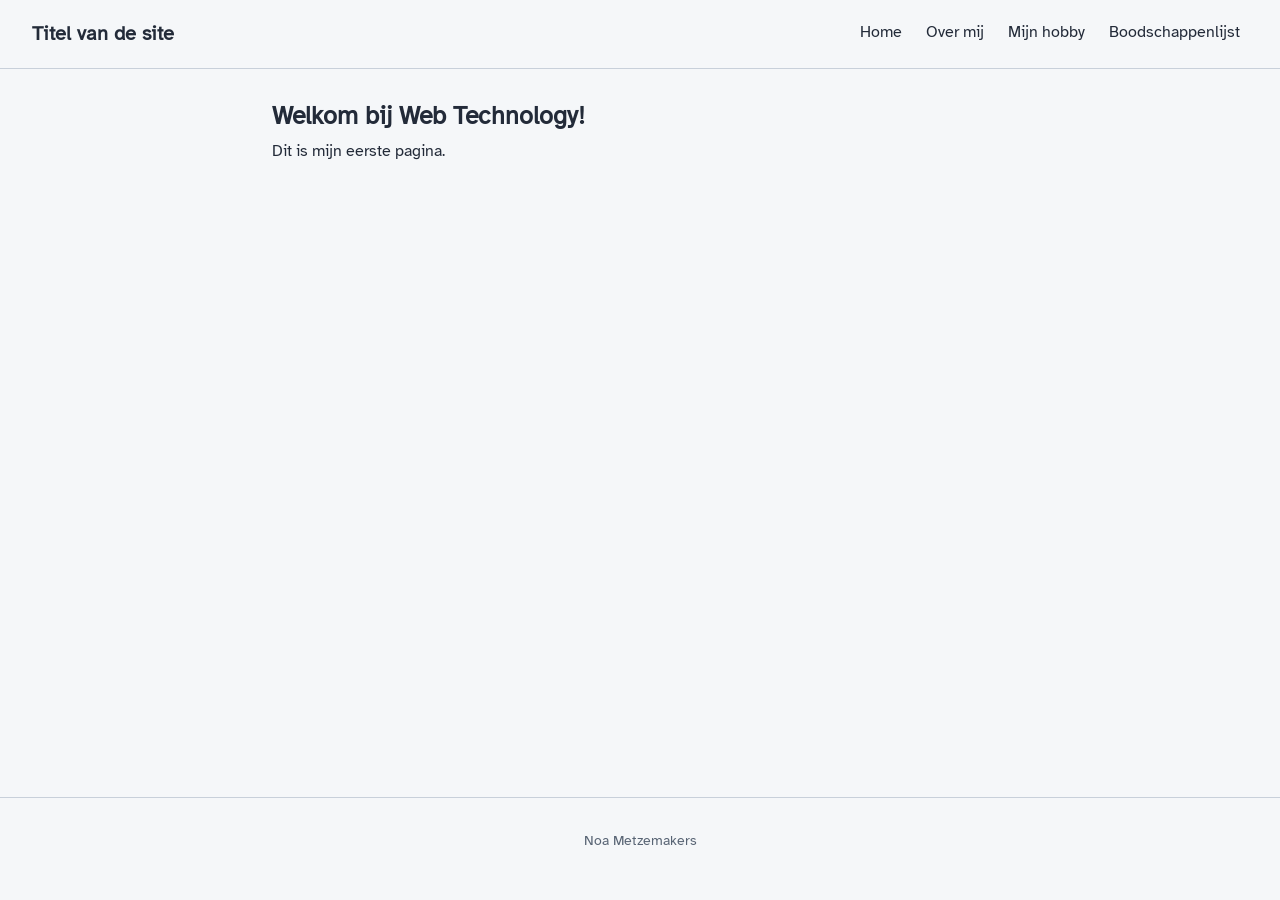
<file: site/index.html>
<!DOCTYPE html>
<html lang="en">
<head>
    <meta charset="UTF-8">
    <meta name="viewport" content="width=device-width, initial-scale=1.0">
    <link rel="stylesheet" href="css/reset.css">
    <link rel="stylesheet" href="css/stijl.css">
    <title>Mijn eerste pagina</title>
</head>
<body>
    <header>
        <h1>Titel van de site</h1>
            <nav>
                <ul>
                    <li><a href="index.html">Home</a></li>
                    <li><a href="over-mij.html">Over mij</a></li>
                    <li><a href="hobby.html">Mijn hobby</a></li>
                    <li><a href="boodschappen.html">Boodschappenlijst</a></li>
                </ul>
            </nav>
    </header>
    <h2>Welkom bij Web Technology!</h2>
    <p>Dit is mijn eerste pagina.</p>

    <footer>
        <p>Noa Metzemakers</p>
    </footer>
</body>
</html>
</file>
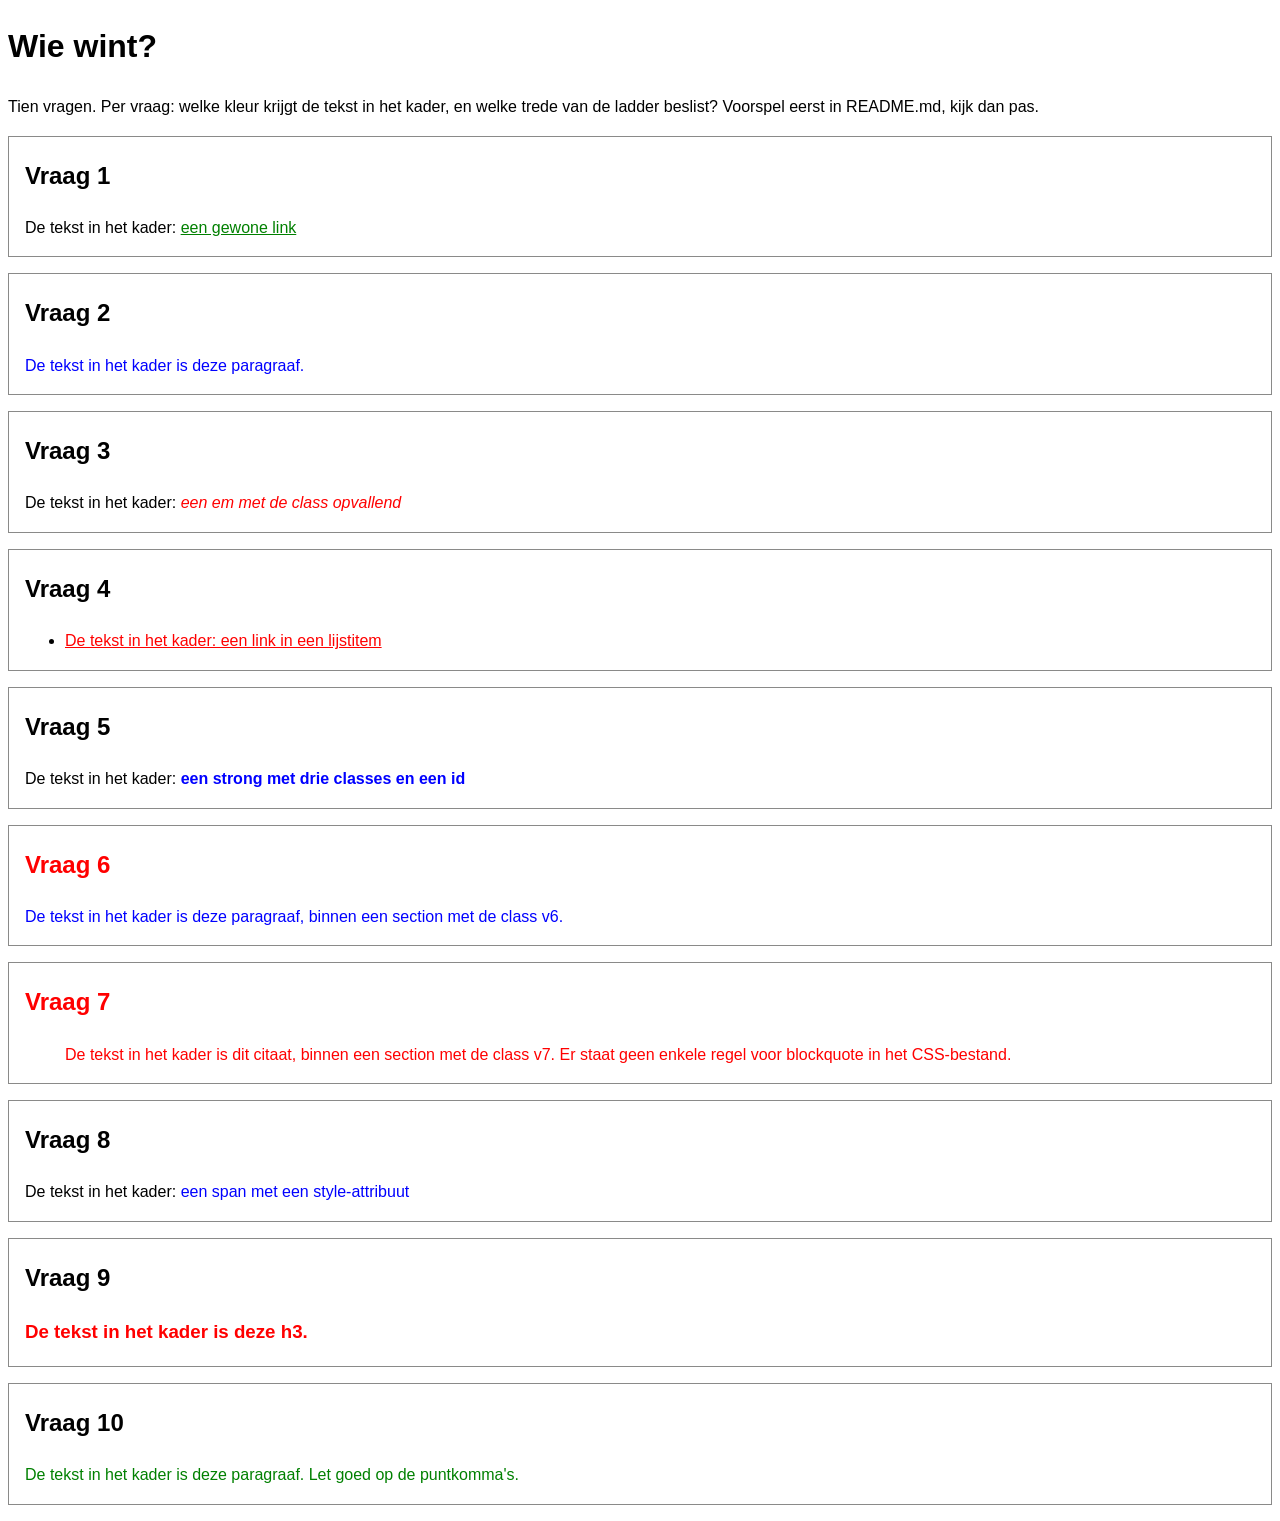
<file: labo-02/cascade/index.html>
<!-- index.html - oefening 3: voorspel, dan kijk. Wijzig dit bestand niet. -->
<!doctype html>
<html lang="nl">
  <head>
    <meta charset="utf-8">
    <meta name="viewport" content="width=device-width, initial-scale=1">
    <title>Wie wint? Tien vragen over de cascade</title>
    <link rel="stylesheet" href="css/stijl.css">
  </head>
  <body>
    <h1>Wie wint?</h1>
    <p>Tien vragen. Per vraag: welke kleur krijgt de tekst in het kader, en welke trede van de ladder beslist? Voorspel eerst in README.md, kijk dan pas.</p>

    <section class="vraag v1">
      <h2>Vraag 1</h2>
      <p>De tekst in het kader: <a href="#">een gewone link</a></p>
    </section>

    <section class="vraag v2">
      <h2>Vraag 2</h2>
      <p class="v2-tekst">De tekst in het kader is deze paragraaf.</p>
    </section>

    <section class="vraag v3">
      <h2>Vraag 3</h2>
      <p>De tekst in het kader: <em class="opvallend">een em met de class opvallend</em></p>
    </section>

    <section class="vraag v4">
      <h2>Vraag 4</h2>
      <ul>
        <li><a href="#">De tekst in het kader: een link in een lijstitem</a></li>
      </ul>
    </section>

    <section class="vraag v5">
      <h2>Vraag 5</h2>
      <p>De tekst in het kader: <strong class="een twee drie" id="v5-tekst">een strong met drie classes en een id</strong></p>
    </section>

    <section class="vraag v6">
      <h2>Vraag 6</h2>
      <p class="v6-tekst">De tekst in het kader is deze paragraaf, binnen een section met de class v6.</p>
    </section>

    <section class="vraag v7">
      <h2>Vraag 7</h2>
      <blockquote>De tekst in het kader is dit citaat, binnen een section met de class v7. Er staat geen enkele regel voor blockquote in het CSS-bestand.</blockquote>
    </section>

    <section class="vraag v8">
      <h2>Vraag 8</h2>
      <p>De tekst in het kader: <span class="v8-tekst" style="color: blue">een span met een style-attribuut</span></p>
    </section>

    <section class="vraag v9">
      <h2>Vraag 9</h2>
      <h3 class="v9-tekst">De tekst in het kader is deze h3.</h3>
    </section>

    <section class="vraag v10">
      <h2>Vraag 10</h2>
      <p class="v10-tekst">De tekst in het kader is deze paragraaf. Let goed op de puntkomma's.</p>
    </section>
  </body>
</html>
</file>
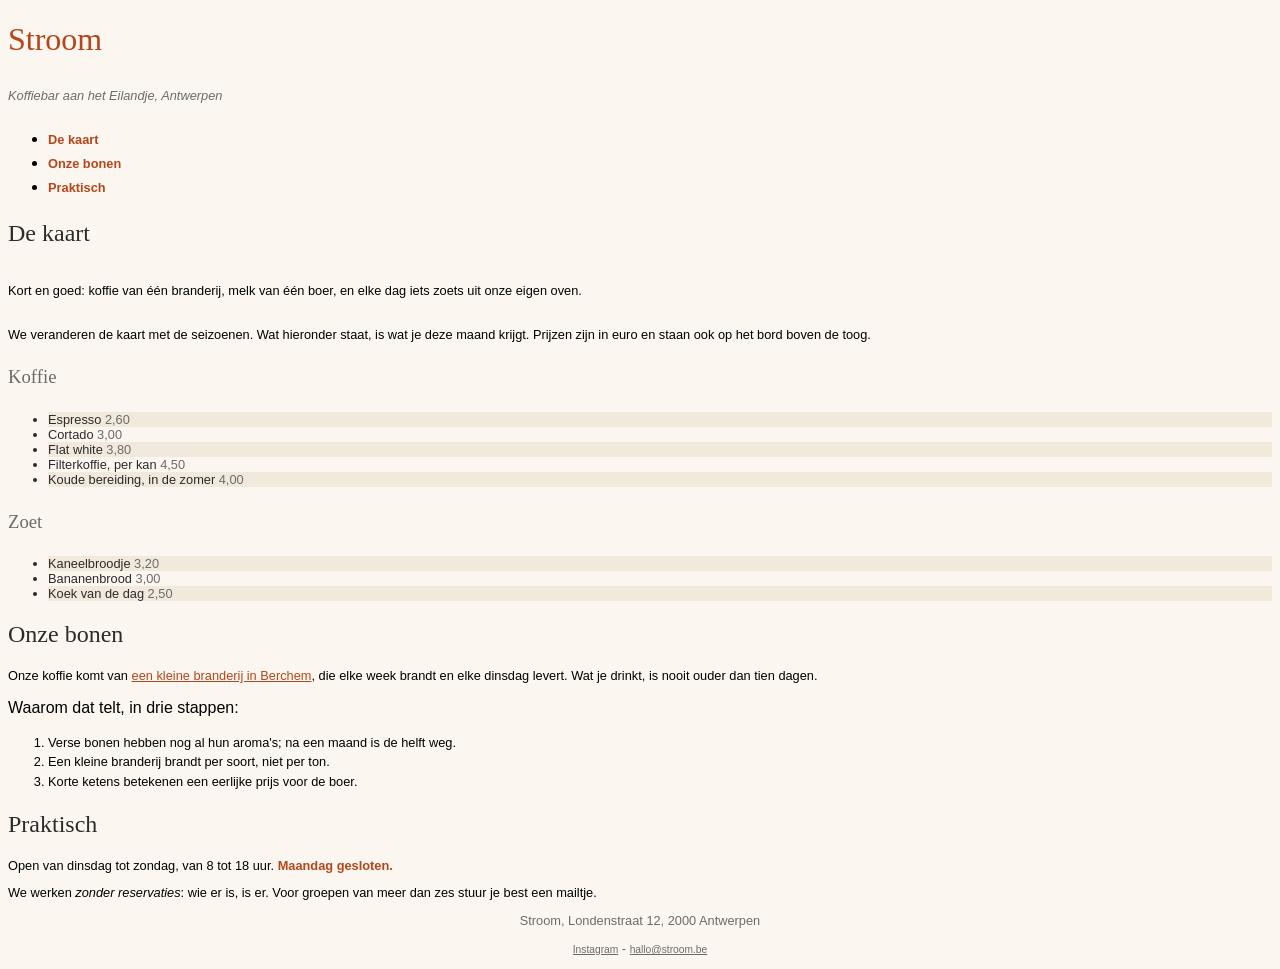
<file: labo-02/nabouw/index.html>
<!-- index.html - nabouw labo 2. Dit bestand mag je NIET wijzigen: geen class erbij, geen element verplaatst, geen style-attribuut. Jij schrijft css/stijl.css. -->
<!--
  Wat het screenshot niet kan tonen (hover en focus):
  - links in de navigatie: accentkleur, vet, geen onderstreping;
    bij hover en focus: inktkleur en onderstreept
  - links in main: accentkleur, onderstreept;
    bij hover en focus: papierkleur op een achtergrond in de accentkleur
  - links in de footer: gedempte kleur; bij hover en focus: accentkleur
-->
<!doctype html>
<html lang="nl">
  <head>
    <meta charset="utf-8">
    <meta name="viewport" content="width=device-width, initial-scale=1">
    <title>Stroom - koffiebar aan het Eilandje</title>
    <link rel="stylesheet" href="css/stijl.css">
  </head>
  <body>
    <header>
      <h1>Stroom</h1>
      <p class="slogan">Koffiebar aan het Eilandje, Antwerpen</p>
      <nav>
        <ul>
          <li><a href="#kaart">De kaart</a></li>
          <li><a href="#bonen">Onze bonen</a></li>
          <li><a href="#praktisch">Praktisch</a></li>
        </ul>
      </nav>
    </header>

    <main>
      <article>
        <h2 id="kaart">De kaart</h2>
        <p class="intro">Kort en goed: koffie van één branderij, melk van één boer, en elke dag iets zoets uit onze eigen oven.</p>
        <p>We veranderen de kaart met de seizoenen. Wat hieronder staat, is wat je deze maand krijgt. Prijzen zijn in euro en staan ook op het bord boven de toog.</p>

        <h3>Koffie</h3>
        <ul class="kaart">
          <li>Espresso <span class="prijs">2,60</span></li>
          <li>Cortado <span class="prijs">3,00</span></li>
          <li>Flat white <span class="prijs">3,80</span></li>
          <li>Filterkoffie, per kan <span class="prijs">4,50</span></li>
          <li>Koude bereiding, in de zomer <span class="prijs">4,00</span></li>
        </ul>

        <h3>Zoet</h3>
        <ul class="kaart">
          <li>Kaneelbroodje <span class="prijs">3,20</span></li>
          <li>Bananenbrood <span class="prijs">3,00</span></li>
          <li>Koek van de dag <span class="prijs">2,50</span></li>
        </ul>

        <h2 id="bonen">Onze bonen</h2>
        <p>Onze koffie komt van <a href="https://www.example.be">een kleine branderij in Berchem</a>, die elke week brandt en elke dinsdag levert. Wat je drinkt, is nooit ouder dan tien dagen.</p>
        <p>Waarom dat telt, in drie stappen:</p>
        <ol>
          <li>Verse bonen hebben nog al hun aroma's; na een maand is de helft weg.</li>
          <li>Een kleine branderij brandt per soort, niet per ton.</li>
          <li>Korte ketens betekenen een eerlijke prijs voor de boer.</li>
        </ol>

        <h2 id="praktisch">Praktisch</h2>
        <p>Open van dinsdag tot zondag, van 8 tot 18 uur. <strong>Maandag gesloten.</strong></p>
        <p>We werken <em>zonder reservaties</em>: wie er is, is er. Voor groepen van meer dan zes stuur je best een mailtje.</p>
      </article>
    </main>

    <footer>
      <p>Stroom, Londenstraat 12, 2000 Antwerpen</p>
      <p><a href="https://www.instagram.com">Instagram</a> - <a href="mailto:hallo@stroom.be">hallo@stroom.be</a></p>
    </footer>
  </body>
</html>
</file>
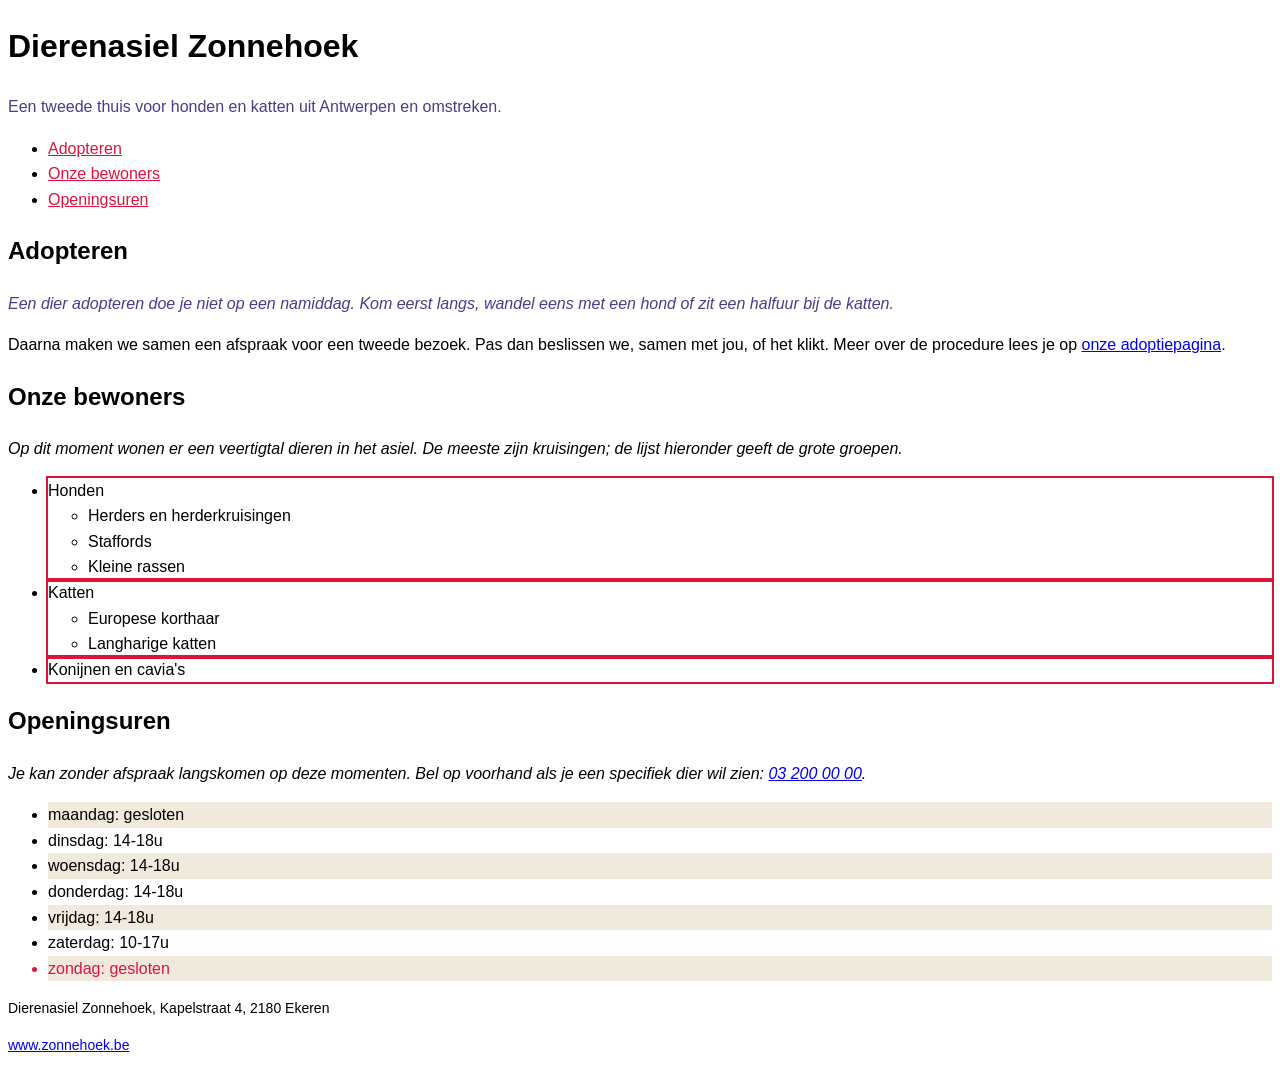
<file: labo-02/selectors/index.html>
<!-- index.html - oefening 2: selectors. Wijzig dit bestand niet; alles wat je nodig hebt, staat erin. -->
<!doctype html>
<html lang="nl">
  <head>
    <meta charset="utf-8">
    <meta name="viewport" content="width=device-width, initial-scale=1">
    <title>Dierenasiel Zonnehoek</title>
    <link rel="stylesheet" href="css/stijl.css">
  </head>
  <body>
    <header>
      <h1>Dierenasiel Zonnehoek</h1>
      <p class="slogan">Een tweede thuis voor honden en katten uit Antwerpen en omstreken.</p>
      <nav>
        <ul>
          <li><a href="#adopteren">Adopteren</a></li>
          <li><a href="#rassen">Onze bewoners</a></li>
          <li><a href="#uren">Openingsuren</a></li>
        </ul>
      </nav>
    </header>

    <main>
      <article>
        <h2 id="adopteren">Adopteren</h2>
        <p class="intro">Een dier adopteren doe je niet op een namiddag. Kom eerst langs, wandel eens met een hond of zit een halfuur bij de katten.</p>
        <p>Daarna maken we samen een afspraak voor een tweede bezoek. Pas dan beslissen we, samen met jou, of het klikt. Meer over de procedure lees je op <a href="https://www.zonnehoek.be/adoptie">onze adoptiepagina</a>.</p>

        <h2 id="rassen">Onze bewoners</h2>
        <p>Op dit moment wonen er een veertigtal dieren in het asiel. De meeste zijn kruisingen; de lijst hieronder geeft de grote groepen.</p>
        <ul class="rassen">
          <li>Honden
            <ul>
              <li>Herders en herderkruisingen</li>
              <li>Staffords</li>
              <li>Kleine rassen</li>
            </ul>
          </li>
          <li>Katten
            <ul>
              <li>Europese korthaar</li>
              <li>Langharige katten</li>
            </ul>
          </li>
          <li>Konijnen en cavia's</li>
        </ul>

        <h2 id="uren">Openingsuren</h2>
        <p>Je kan zonder afspraak langskomen op deze momenten. Bel op voorhand als je een specifiek dier wil zien: <a href="tel:+3232000000">03 200 00 00</a>.</p>
        <ul class="uren">
          <li>maandag: gesloten</li>
          <li>dinsdag: 14-18u</li>
          <li>woensdag: 14-18u</li>
          <li>donderdag: 14-18u</li>
          <li>vrijdag: 14-18u</li>
          <li>zaterdag: 10-17u</li>
          <li>zondag: gesloten</li>
        </ul>
      </article>
    </main>

    <footer>
      <p>Dierenasiel Zonnehoek, Kapelstraat 4, 2180 Ekeren</p>
      <p><a href="https://www.zonnehoek.be">www.zonnehoek.be</a></p>
    </footer>
  </body>
</html>
</file>
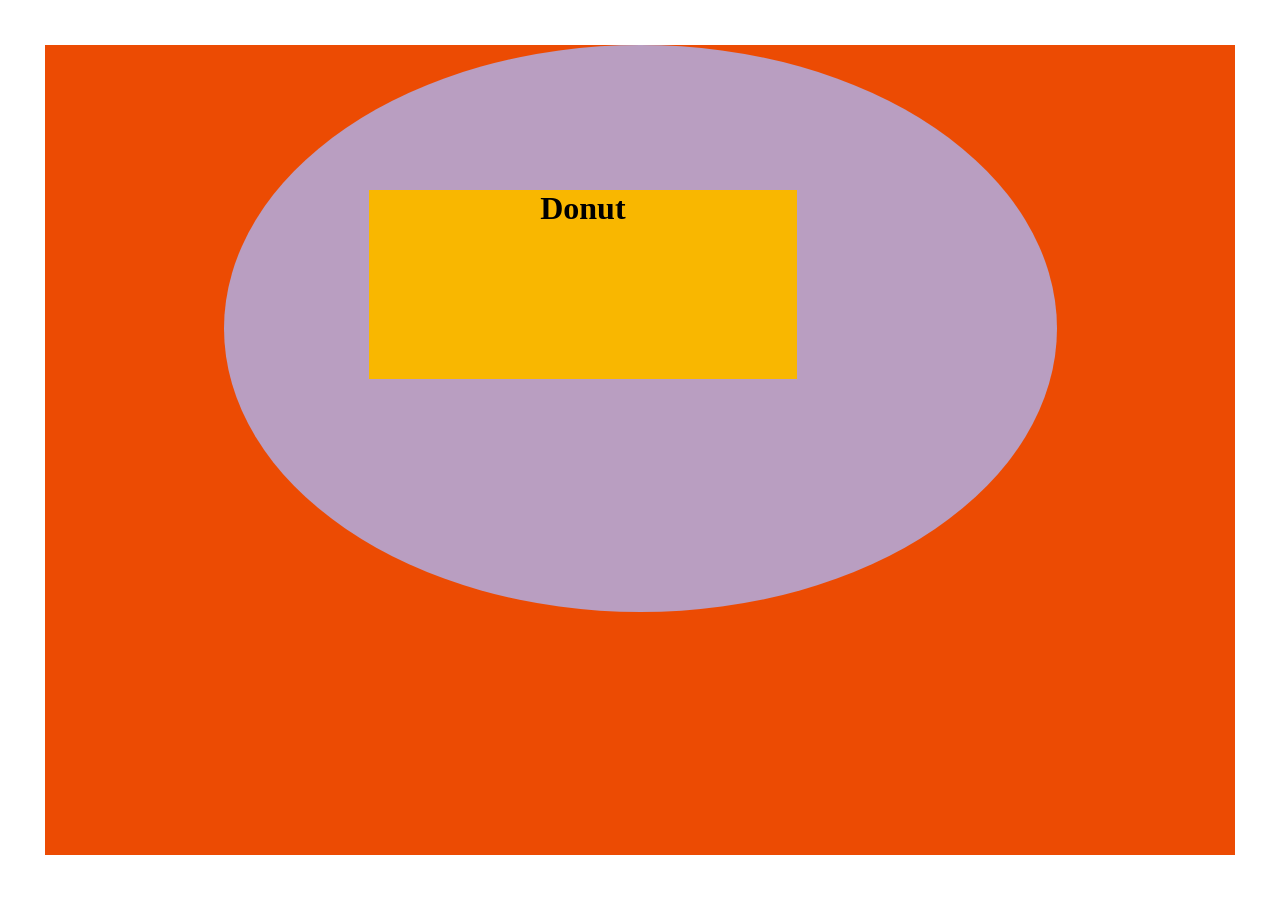
<file: labo-03/donut/index.html>
<!doctype html>
<html lang="en">
<head>
  <meta charset="utf-8">
  <meta name="viewport" content="width=device-width, initial-scale=1">
  <title>Labo 3 - Donut</title>
  <link rel="stylesheet" href="css/reset.css">
  <link rel="stylesheet" href="css/stijl.css">
</head>
<body>
  <!-- Do not change this file. Write your CSS in css/stijl.css. -->
  <main>
    <div>
      <h1>Donut</h1>
    </div>
  </main>
</body>
</html>
</file>
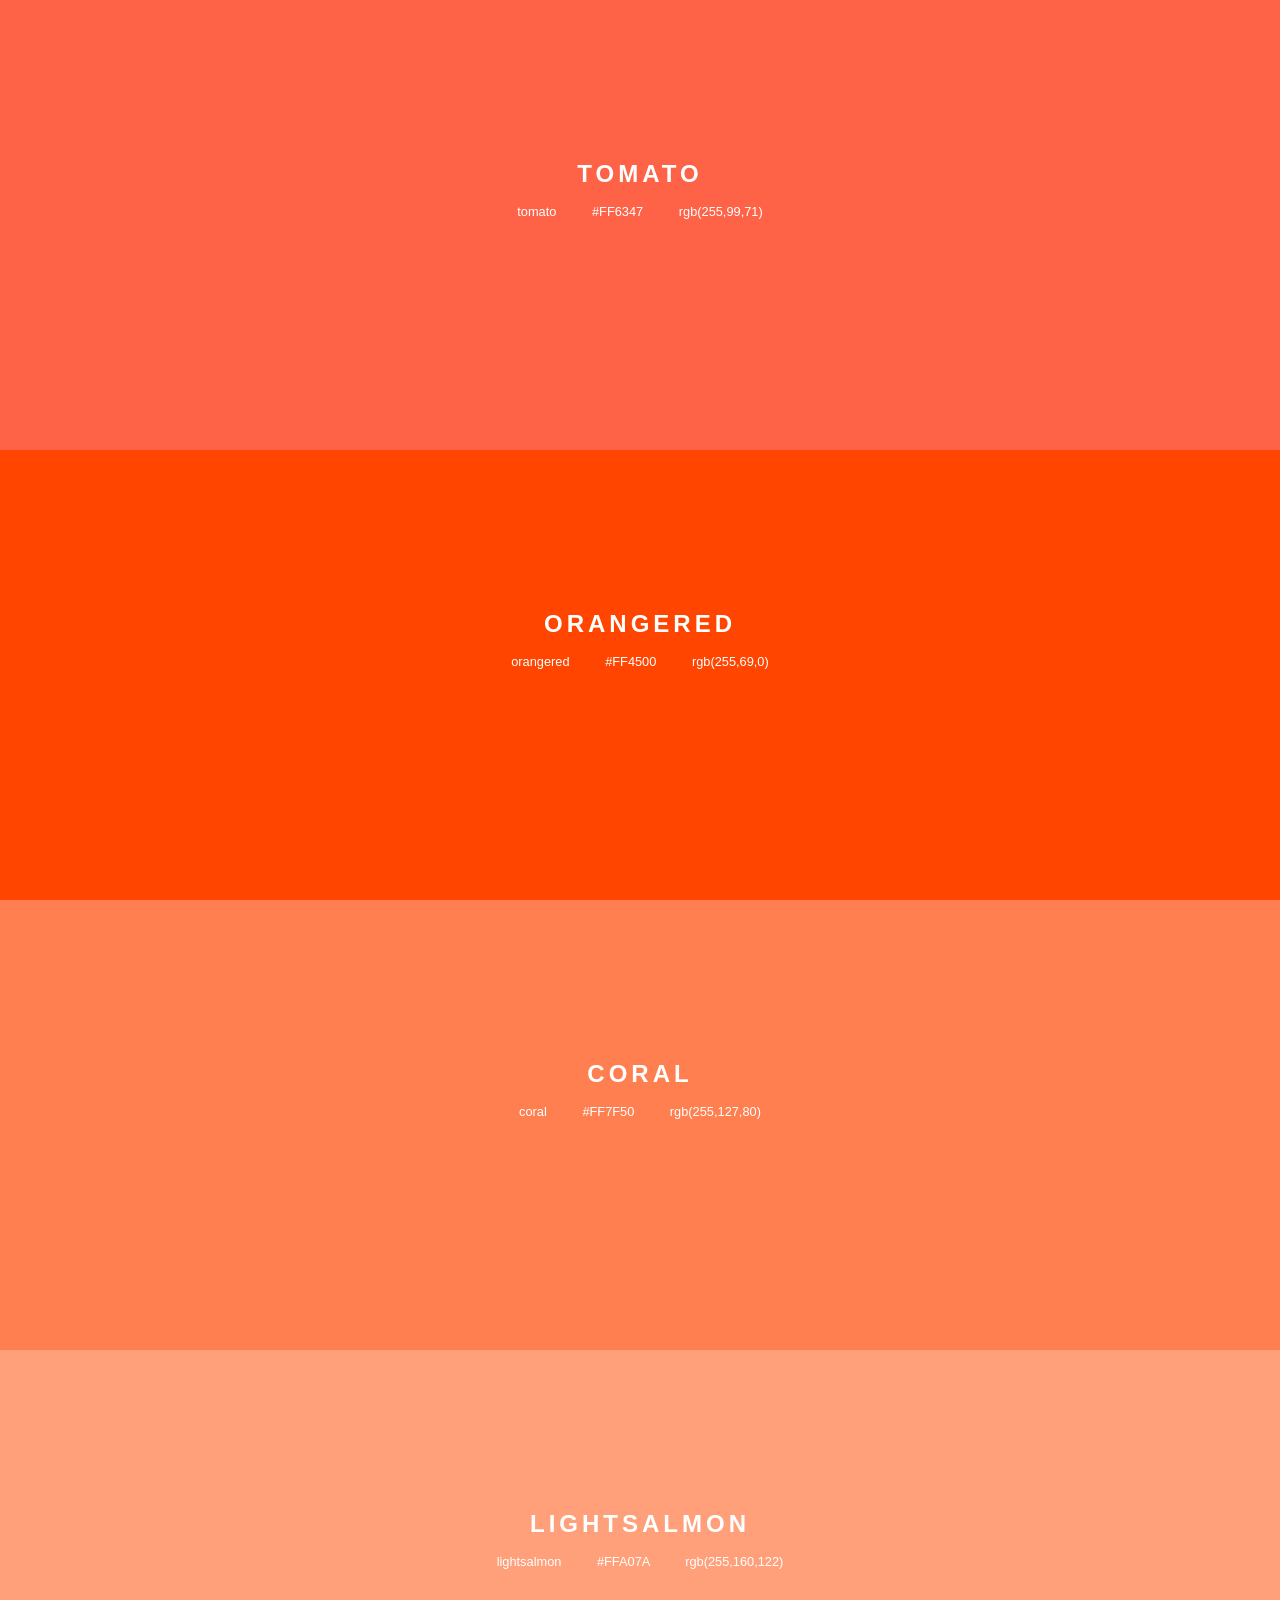
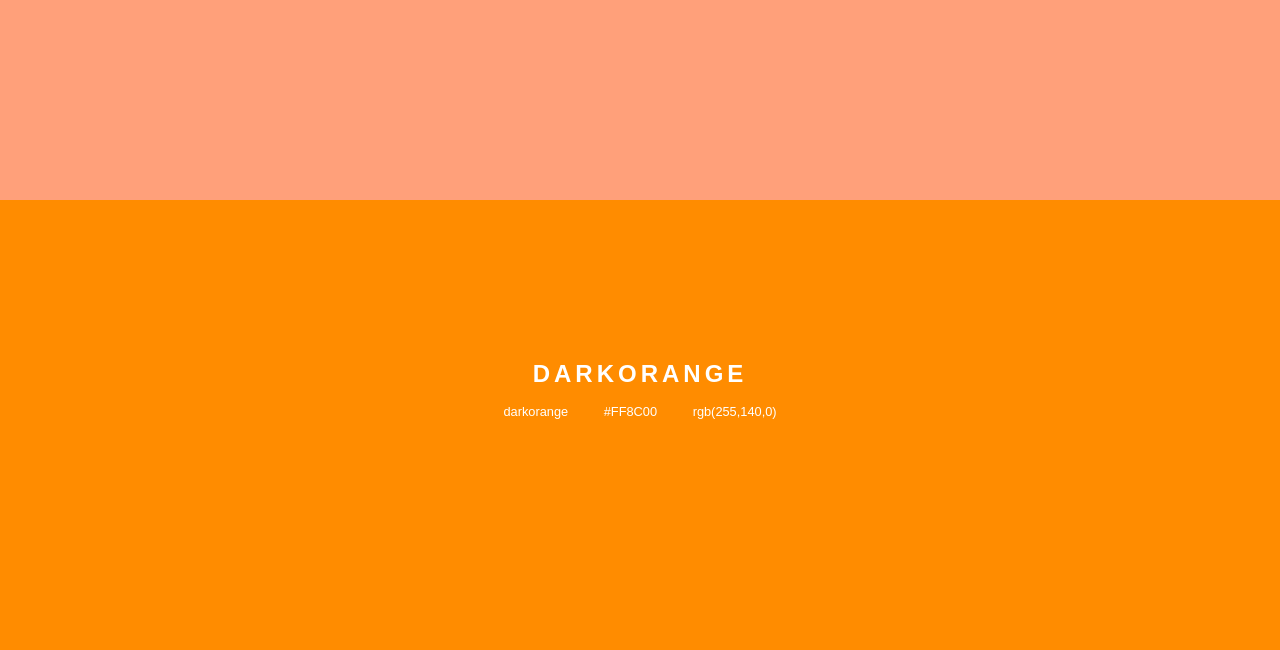
<file: labo-03/kleuren/index.html>
<!doctype html>
<html lang="en">
<head>
  <meta charset="utf-8">
  <meta name="viewport" content="width=device-width, initial-scale=1">
  <title>Labo 3 - Kleurenstalen</title>
  <link rel="stylesheet" href="css/reset.css">
  <link rel="stylesheet" href="css/stijl.css">
</head>
<body>
  <!-- Do not change this file. Write your CSS in css/stijl.css. -->
  <ul>
    <li class="tomato">
      <h2>TOMATO</h2>
      <p class="codes"><span>tomato</span> <span>#FF6347</span> <span>rgb(255,99,71)</span></p>
    </li>
    <li class="orangered">
      <h2>ORANGERED</h2>
      <p class="codes"><span>orangered</span> <span>#FF4500</span> <span>rgb(255,69,0)</span></p>
    </li>
    <li class="coral">
      <h2>CORAL</h2>
      <p class="codes"><span>coral</span> <span>#FF7F50</span> <span>rgb(255,127,80)</span></p>
    </li>
    <li class="lightsalmon">
      <h2>LIGHTSALMON</h2>
      <p class="codes"><span>lightsalmon</span> <span>#FFA07A</span> <span>rgb(255,160,122)</span></p>
    </li>
    <li class="darkorange">
      <h2>DARKORANGE</h2>
      <p class="codes"><span>darkorange</span> <span>#FF8C00</span> <span>rgb(255,140,0)</span></p>
    </li>
  </ul>
</body>
</html>
</file>
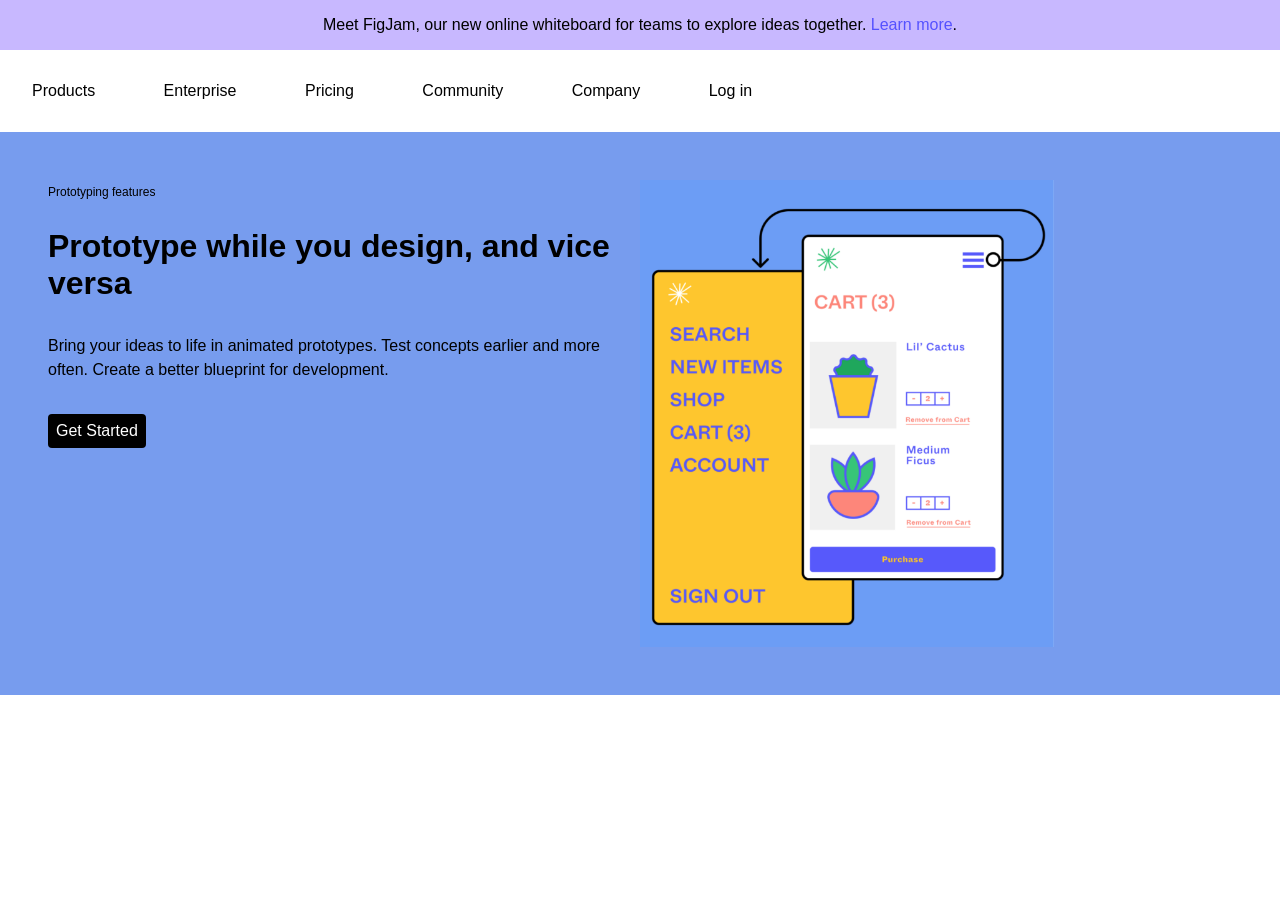
<file: labo-03/landing/index.html>
<!doctype html>
<html lang="en">
<head>
  <meta charset="utf-8">
  <meta name="viewport" content="width=device-width, initial-scale=1">
  <title>Labo 3 - Landingspagina</title>
  <link rel="stylesheet" href="css/reset.css">
  <link rel="stylesheet" href="css/stijl.css">
</head>
<body>
  <!-- Do not change this file. Write your CSS in css/stijl.css.
       Not visible in the screenshot: on :hover and :focus the links in the
       banner and in the navigation get an underline, and the button turns
       dark grey (#333333) instead of black. -->
  <div class="banner">
    <p>Meet FigJam, our new online whiteboard for teams to explore ideas together. <a href="#">Learn more</a>.</p>
  </div>
  <header>
    <nav>
      <ul>
        <li><a href="#">Products</a></li>
        <li><a href="#">Enterprise</a></li>
        <li><a href="#">Pricing</a></li>
        <li><a href="#">Community</a></li>
        <li><a href="#">Company</a></li>
        <li><a href="#">Log in</a></li>
      </ul>
    </nav>
  </header>
  <main>
    <article>
      <p class="bovenkop">Prototyping features</p>
      <h1>Prototype while you design, and vice versa</h1>
      <p>Bring your ideas to life in animated prototypes. Test concepts earlier and more often. Create a better blueprint for development.</p>
      <a href="#" class="knop">Get Started</a>
    </article><!-- no whitespace between these two tags: see syllabus 3.7 --><div class="afbeelding">
      <img src="afbeeldingen/prototype.png" alt="Prototype of a plant shop: a yellow menu panel next to a white cart screen">
    </div>
  </main>
</body>
</html>
</file>
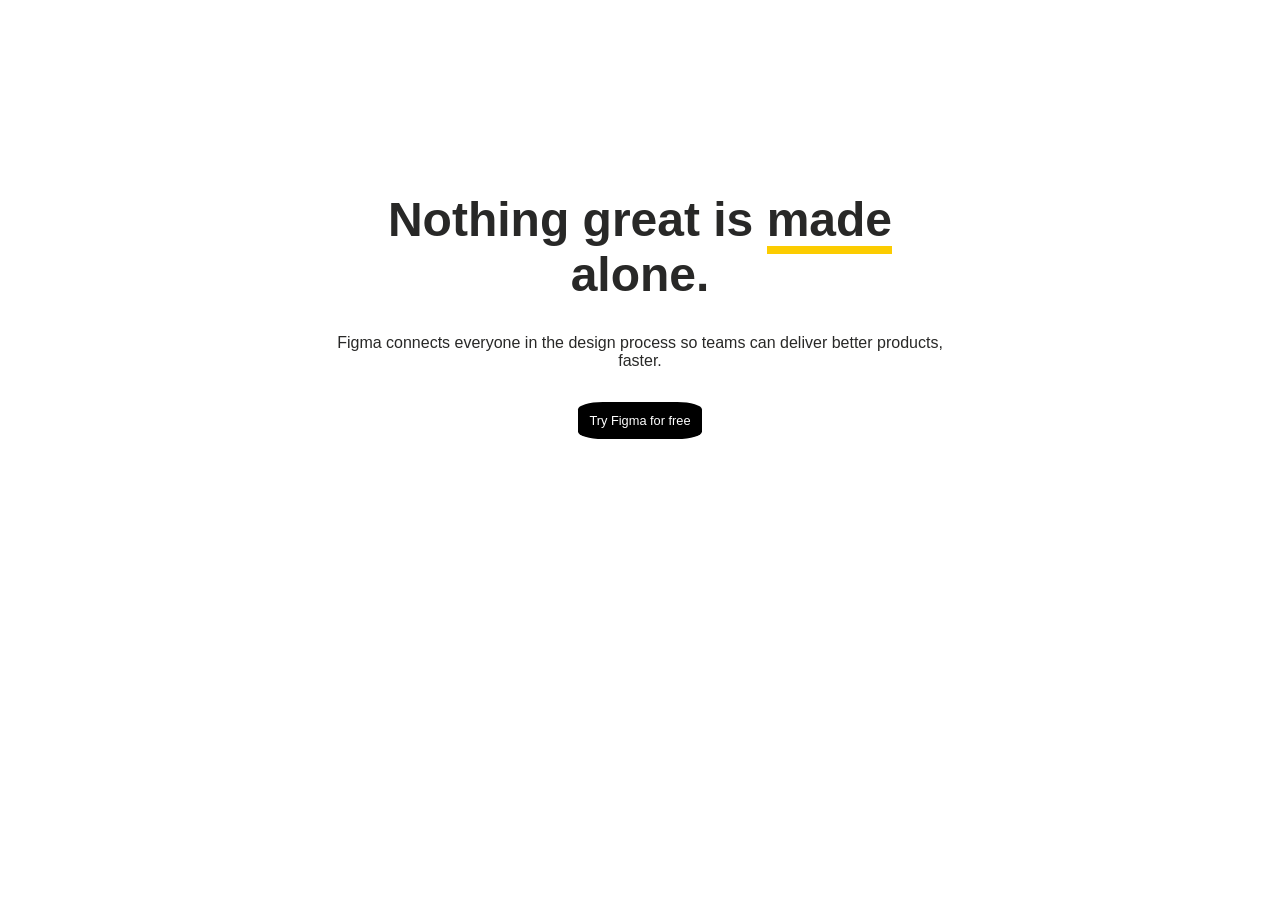
<file: labo-03/slogan/index.html>
<!doctype html>
<html lang="en">
<head>
  <meta charset="utf-8">
  <meta name="viewport" content="width=device-width, initial-scale=1">
  <title>Labo 3 - Slogan</title>
  <link rel="stylesheet" href="css/reset.css">
  <link rel="stylesheet" href="css/stijl.css">
</head>
<body>
  <!-- Do not change this file. Write your CSS in css/stijl.css.
       Not visible in the screenshot: on :hover and :focus the button turns
       dark grey (#333333) instead of black. -->
  <h2>Nothing great is <span>made</span> alone.</h2>
  <p>Figma connects everyone in the design process so teams can deliver better products, faster.</p>
  <a href="https://www.figma.com">Try Figma for free</a>
</body>
</html>
</file>
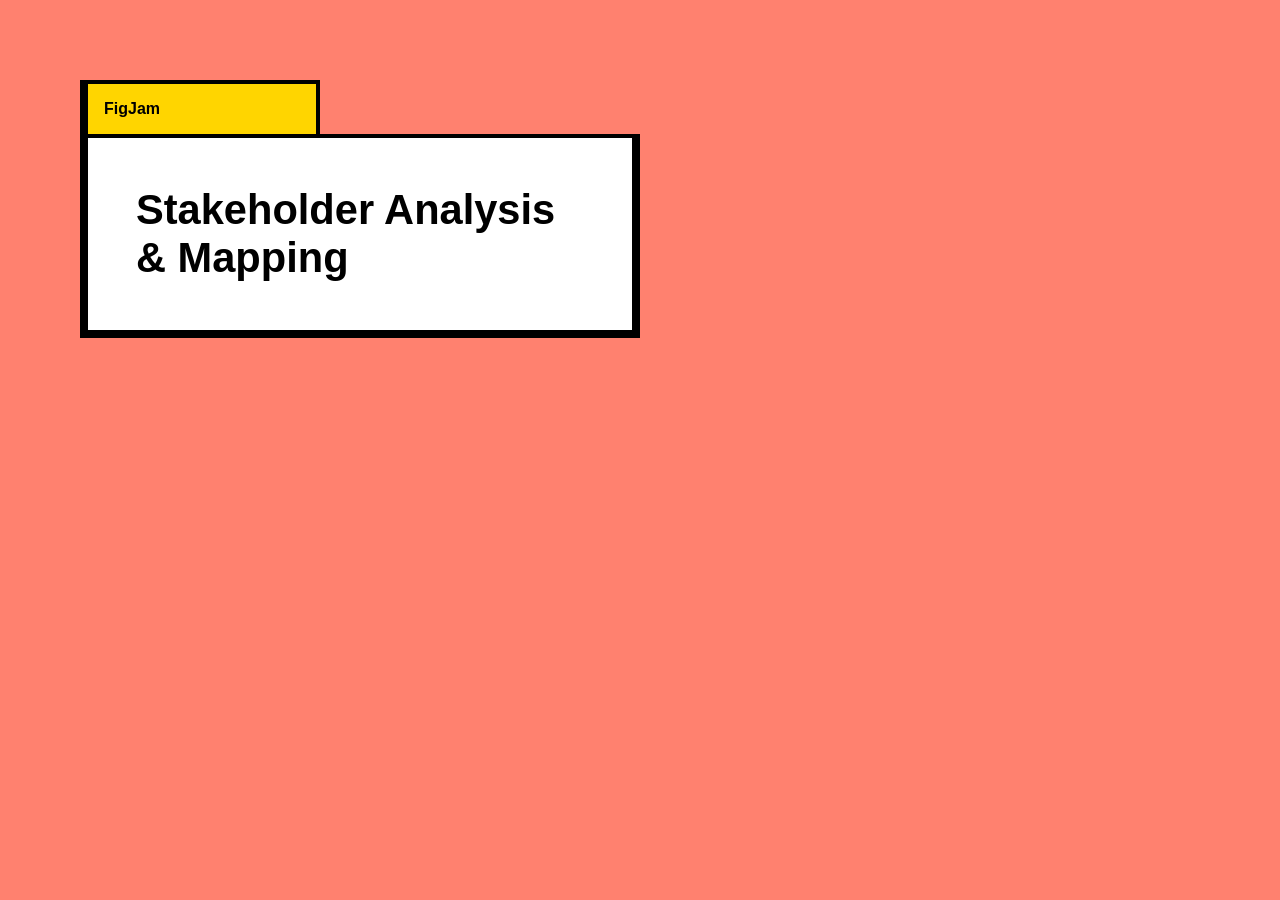
<file: labo-03/tabblad/index.html>
<!doctype html>
<html lang="en">
<head>
  <meta charset="utf-8">
  <meta name="viewport" content="width=device-width, initial-scale=1">
  <title>Labo 3 - Tabblad</title>
  <link rel="stylesheet" href="css/reset.css">
  <link rel="stylesheet" href="css/stijl.css">
</head>
<body>
  <!-- Do not change this file. Write your CSS in css/stijl.css. -->
  <h1>FigJam</h1>
  <h2>Stakeholder Analysis &amp; Mapping</h2>
</body>
</html>
</file>
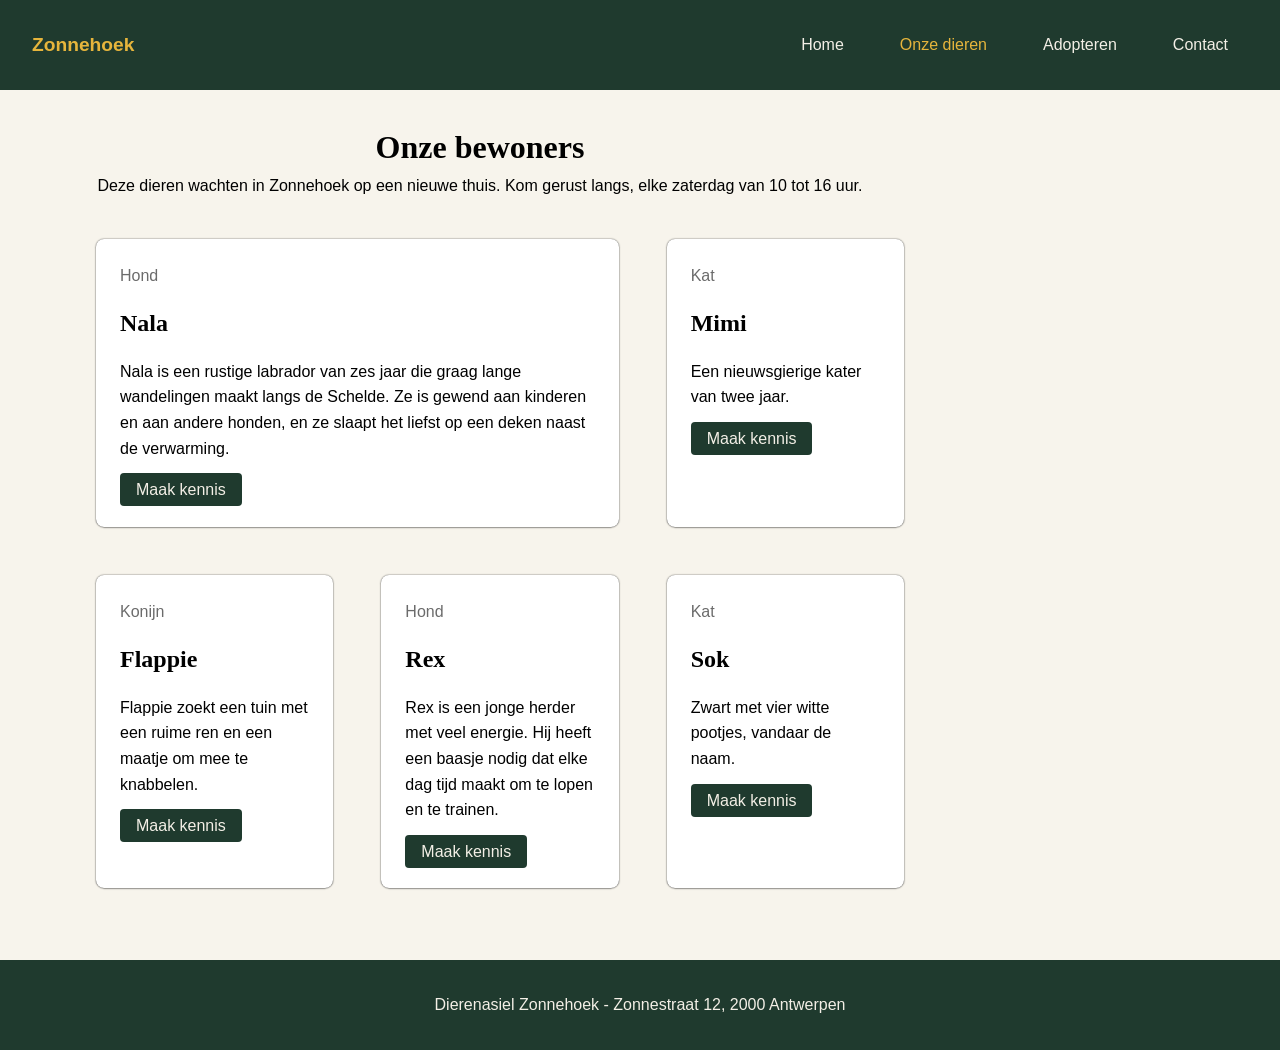
<file: labo-04/dierenasiel/index.html>
<!doctype html>
<html lang="nl">
<head>
  <meta charset="utf-8">
  <meta name="viewport" content="width=device-width, initial-scale=1">
  <title>Labo 4 - Dierenasiel Zonnehoek</title>
  <link rel="stylesheet" href="css/reset.css">
  <link rel="stylesheet" href="css/stijl.css">
</head>
<body>
  <!-- Do not change this file. Write your CSS in css/stijl.css.
       Not visible in the screenshot: on :hover and :focus the links in the
       navigation get an underline, and a button turns dark (#2b2b2b). -->
  <header>
    <a class="logo" href="index.html">Zonnehoek</a>
    <nav>
      <ul>
        <li><a href="index.html">Home</a></li>
        <li><a href="dieren.html" class="actief">Onze dieren</a></li>
        <li><a href="adopteren.html">Adopteren</a></li>
        <li><a href="contact.html">Contact</a></li>
      </ul>
    </nav>
  </header>
  <main>
    <h1>Onze bewoners</h1>
    <p class="intro">Deze dieren wachten in Zonnehoek op een nieuwe thuis. Kom gerust langs, elke zaterdag van 10 tot 16 uur.</p>
    <ul class="kaarten">
      <li class="kaart uitgelicht">
        <p class="soort">Hond</p>
        <h2>Nala</h2>
        <p class="beschrijving">Nala is een rustige labrador van zes jaar die graag lange wandelingen maakt langs de Schelde. Ze is gewend aan kinderen en aan andere honden, en ze slaapt het liefst op een deken naast de verwarming.</p>
        <a class="knop" href="#">Maak kennis</a>
      </li>
      <li class="kaart">
        <p class="soort">Kat</p>
        <h2>Mimi</h2>
        <p class="beschrijving">Een nieuwsgierige kater van twee jaar.</p>
        <a class="knop" href="#">Maak kennis</a>
      </li>
      <li class="kaart">
        <p class="soort">Konijn</p>
        <h2>Flappie</h2>
        <p class="beschrijving">Flappie zoekt een tuin met een ruime ren en een maatje om mee te knabbelen.</p>
        <a class="knop" href="#">Maak kennis</a>
      </li>
      <li class="kaart">
        <p class="soort">Hond</p>
        <h2>Rex</h2>
        <p class="beschrijving">Rex is een jonge herder met veel energie. Hij heeft een baasje nodig dat elke dag tijd maakt om te lopen en te trainen.</p>
        <a class="knop" href="#">Maak kennis</a>
      </li>
      <li class="kaart">
        <p class="soort">Kat</p>
        <h2>Sok</h2>
        <p class="beschrijving">Zwart met vier witte pootjes, vandaar de naam.</p>
        <a class="knop" href="#">Maak kennis</a>
      </li>
    </ul>
  </main>
  <footer>
    <p>Dierenasiel Zonnehoek - Zonnestraat 12, 2000 Antwerpen</p>
  </footer>
</body>
</html>
</file>
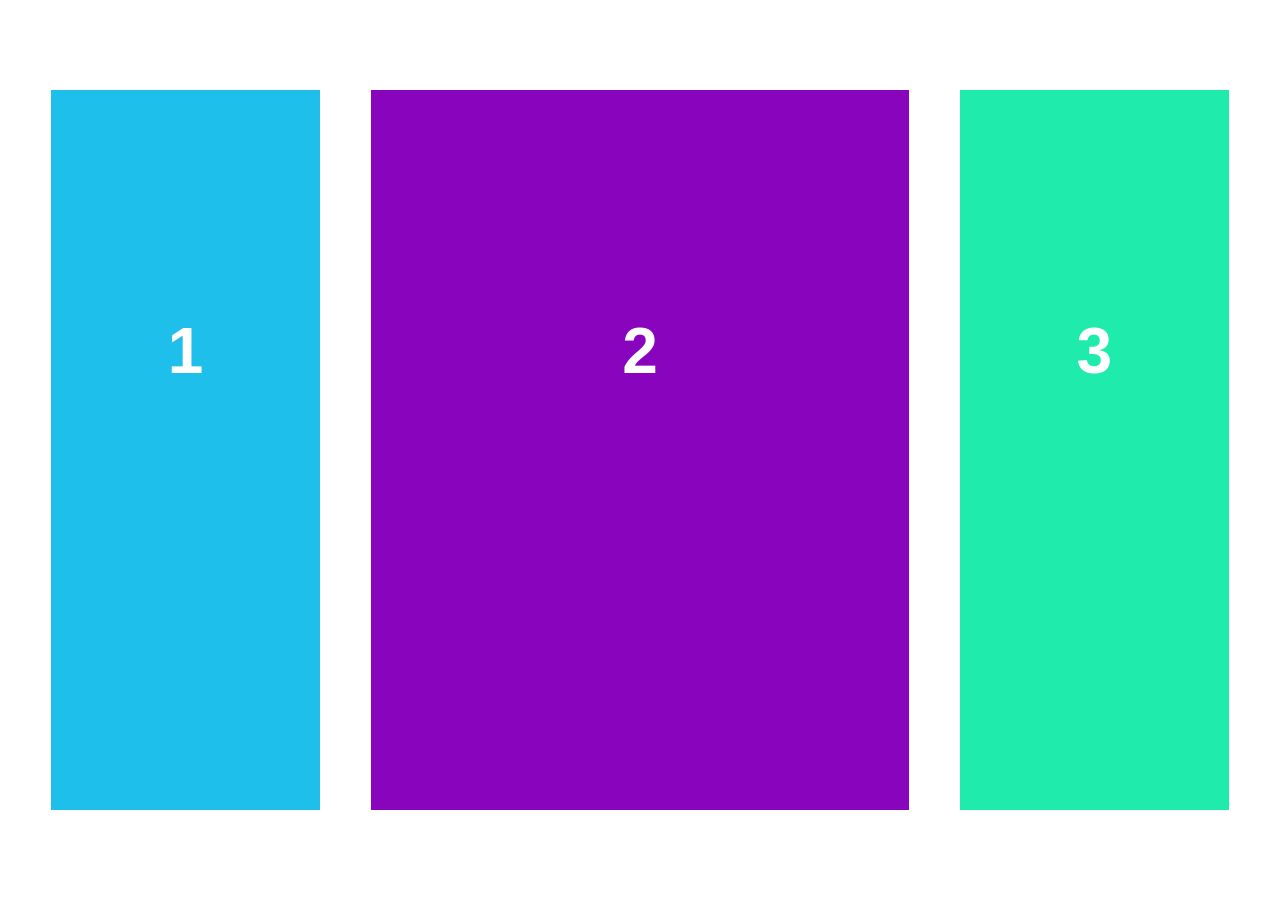
<file: labo-04/kolommen/index.html>
<!doctype html>
<html lang="nl">
<head>
  <meta charset="utf-8">
  <meta name="viewport" content="width=device-width, initial-scale=1">
  <title>Labo 4 - Drie kolommen</title>
  <link rel="stylesheet" href="css/reset.css">
  <link rel="stylesheet" href="css/stijl.css">
</head>
<body>
  <!-- Do not change this file. Write your CSS in css/stijl.css. -->
  <main>
    <div>1</div>
    <div>2</div>
    <div>3</div>
  </main>
</body>
</html>
</file>
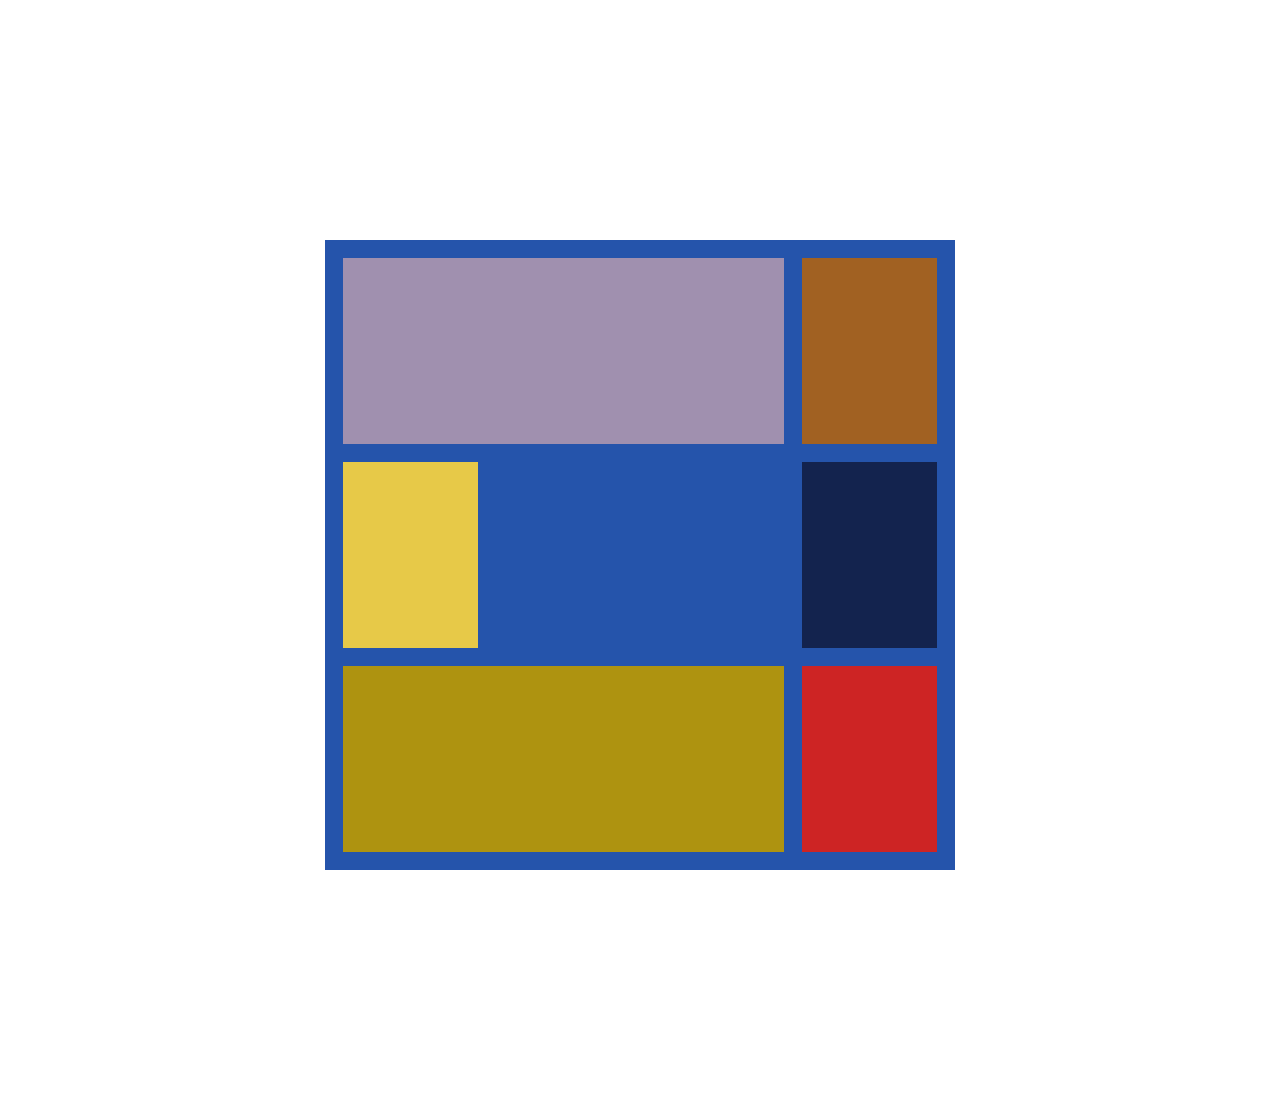
<file: labo-04/mondriaan/index.html>
<!doctype html>
<html lang="nl">
<head>
  <meta charset="utf-8">
  <meta name="viewport" content="width=device-width, initial-scale=1">
  <title>Labo 4 - Mondriaan</title>
  <link rel="stylesheet" href="css/reset.css">
  <link rel="stylesheet" href="css/stijl.css">
</head>
<body>
  <!-- Do not change this file. Write your CSS in css/stijl.css. -->
  <main class="schilderij">
    <div class="lila"></div>
    <div class="bruin"></div>
    <div class="geel"></div>
    <div class="marine"></div>
    <div class="olijf"></div>
    <div class="rood"></div>
  </main>
</body>
</html>
</file>
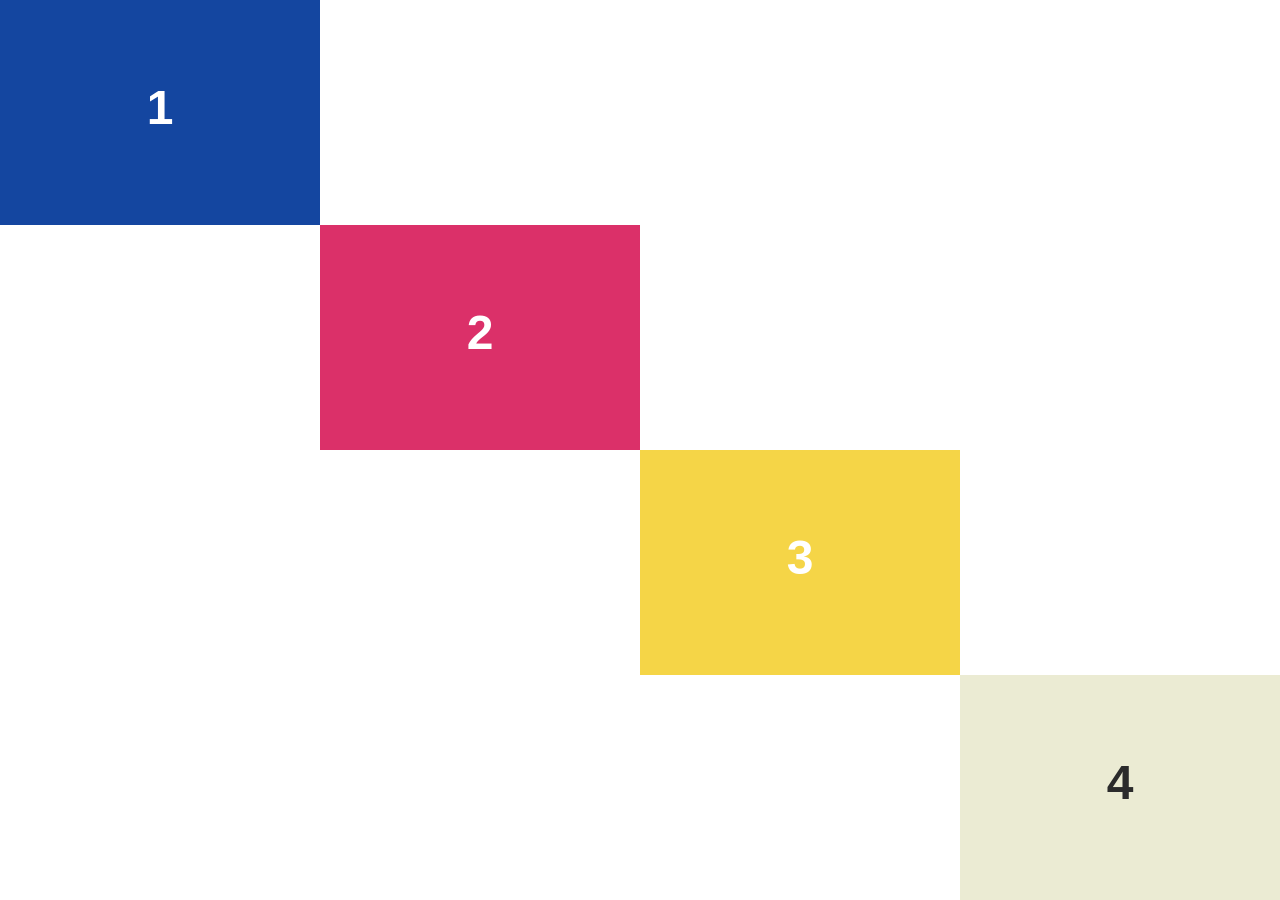
<file: labo-04/trap/index.html>
<!doctype html>
<html lang="nl">
<head>
  <meta charset="utf-8">
  <meta name="viewport" content="width=device-width, initial-scale=1">
  <title>Labo 4 - Trap</title>
  <link rel="stylesheet" href="css/reset.css">
  <link rel="stylesheet" href="css/stijl.css">
</head>
<body>
  <!-- Do not change this file. Write your CSS in css/stijl.css. -->
  <main class="trap">
    <div class="trede">1</div>
    <div class="trede">2</div>
    <div class="trede">3</div>
    <div class="trede">4</div>
  </main>
</body>
</html>
</file>
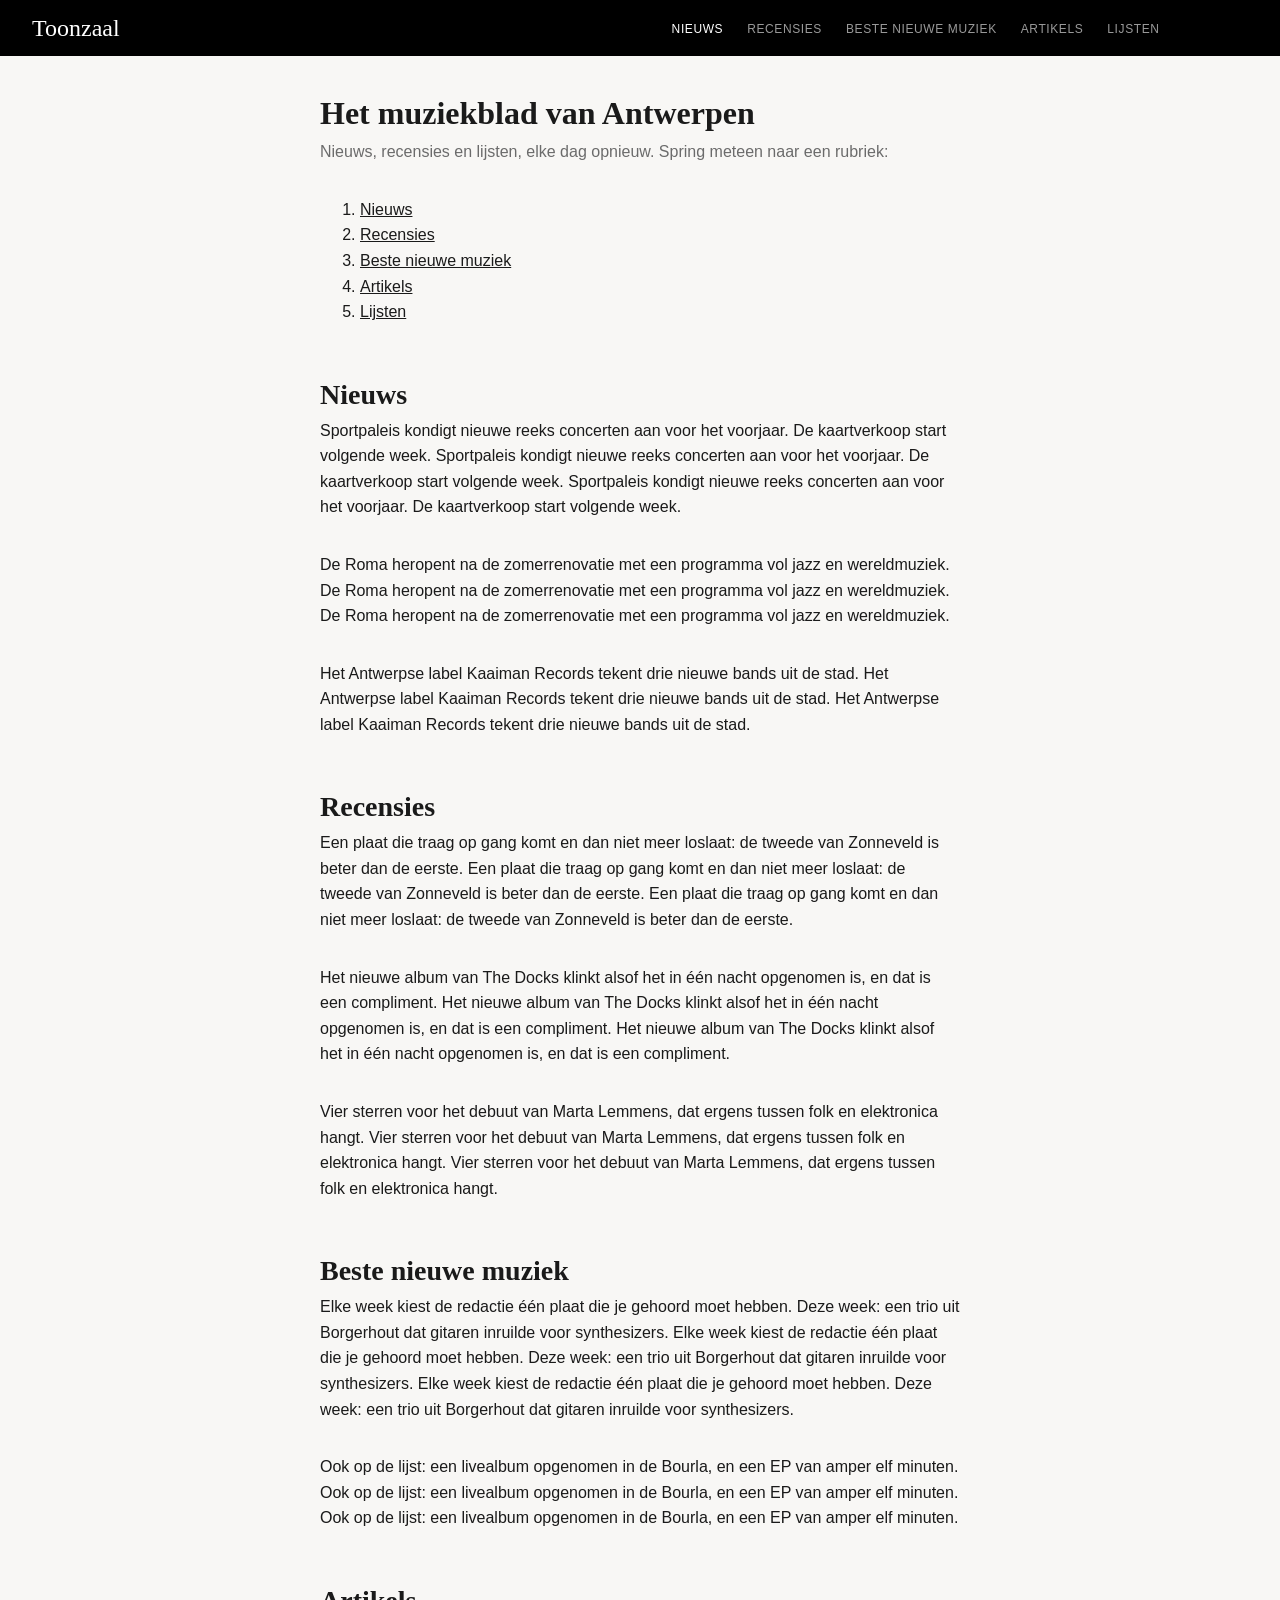
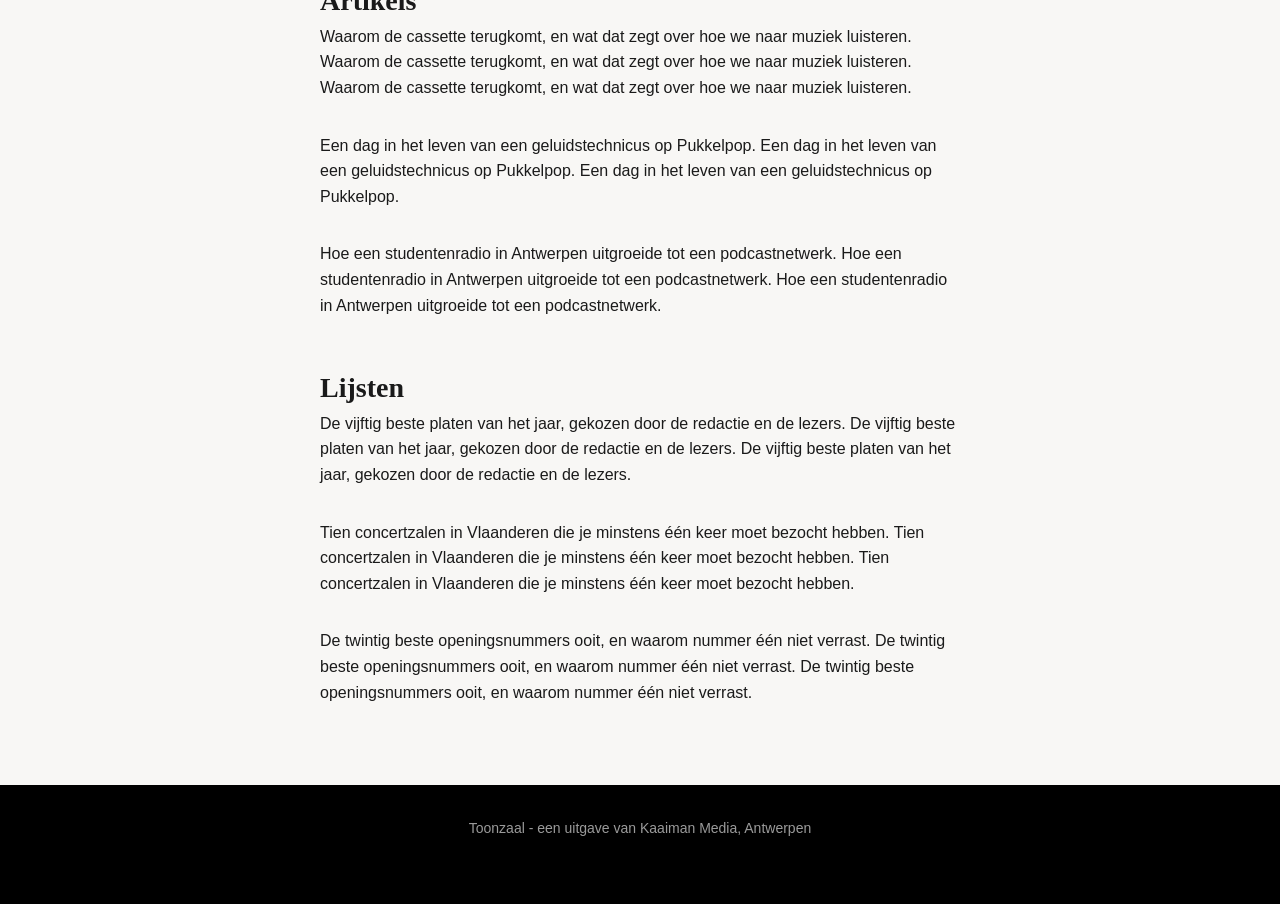
<file: labo-05/balk/index.html>
<!doctype html>
<html lang="nl">
<head>
  <meta charset="utf-8">
  <meta name="viewport" content="width=device-width, initial-scale=1">
  <title>Labo 5 - Toonzaal</title>
  <link rel="stylesheet" href="css/reset.css">
  <link rel="stylesheet" href="css/stijl.css">
</head>
<body>
  <!-- Do not change this file. Write your CSS in css/stijl.css.
       Not visible in the screenshot: on :hover and :focus a link in the bar turns white. -->
  <header>
    <a class="logo" href="index.html">Toonzaal</a>
    <nav>
      <ul>
        <li><a href="#nieuws" class="actief">Nieuws</a></li>
        <li><a href="#recensies">Recensies</a></li>
        <li><a href="#beste">Beste nieuwe muziek</a></li>
        <li><a href="#artikels">Artikels</a></li>
        <li><a href="#lijsten">Lijsten</a></li>
      </ul>
    </nav>
  </header>
  <main>
    <h1>Het muziekblad van Antwerpen</h1>
    <p class="intro">Nieuws, recensies en lijsten, elke dag opnieuw. Spring meteen naar een rubriek:</p>
    <ol class="inhoud">
        <li><a href="#nieuws">Nieuws</a></li>
        <li><a href="#recensies">Recensies</a></li>
        <li><a href="#beste">Beste nieuwe muziek</a></li>
        <li><a href="#artikels">Artikels</a></li>
        <li><a href="#lijsten">Lijsten</a></li>
    </ol>
    <section id="nieuws">
      <h2>Nieuws</h2>
      <p>Sportpaleis kondigt nieuwe reeks concerten aan voor het voorjaar. De kaartverkoop start volgende week. Sportpaleis kondigt nieuwe reeks concerten aan voor het voorjaar. De kaartverkoop start volgende week. Sportpaleis kondigt nieuwe reeks concerten aan voor het voorjaar. De kaartverkoop start volgende week.</p>
      <p>De Roma heropent na de zomerrenovatie met een programma vol jazz en wereldmuziek. De Roma heropent na de zomerrenovatie met een programma vol jazz en wereldmuziek. De Roma heropent na de zomerrenovatie met een programma vol jazz en wereldmuziek.</p>
      <p>Het Antwerpse label Kaaiman Records tekent drie nieuwe bands uit de stad. Het Antwerpse label Kaaiman Records tekent drie nieuwe bands uit de stad. Het Antwerpse label Kaaiman Records tekent drie nieuwe bands uit de stad.</p>
    </section>
    <section id="recensies">
      <h2>Recensies</h2>
      <p>Een plaat die traag op gang komt en dan niet meer loslaat: de tweede van Zonneveld is beter dan de eerste. Een plaat die traag op gang komt en dan niet meer loslaat: de tweede van Zonneveld is beter dan de eerste. Een plaat die traag op gang komt en dan niet meer loslaat: de tweede van Zonneveld is beter dan de eerste.</p>
      <p>Het nieuwe album van The Docks klinkt alsof het in één nacht opgenomen is, en dat is een compliment. Het nieuwe album van The Docks klinkt alsof het in één nacht opgenomen is, en dat is een compliment. Het nieuwe album van The Docks klinkt alsof het in één nacht opgenomen is, en dat is een compliment.</p>
      <p>Vier sterren voor het debuut van Marta Lemmens, dat ergens tussen folk en elektronica hangt. Vier sterren voor het debuut van Marta Lemmens, dat ergens tussen folk en elektronica hangt. Vier sterren voor het debuut van Marta Lemmens, dat ergens tussen folk en elektronica hangt.</p>
    </section>
    <section id="beste">
      <h2>Beste nieuwe muziek</h2>
      <p>Elke week kiest de redactie één plaat die je gehoord moet hebben. Deze week: een trio uit Borgerhout dat gitaren inruilde voor synthesizers. Elke week kiest de redactie één plaat die je gehoord moet hebben. Deze week: een trio uit Borgerhout dat gitaren inruilde voor synthesizers. Elke week kiest de redactie één plaat die je gehoord moet hebben. Deze week: een trio uit Borgerhout dat gitaren inruilde voor synthesizers.</p>
      <p>Ook op de lijst: een livealbum opgenomen in de Bourla, en een EP van amper elf minuten. Ook op de lijst: een livealbum opgenomen in de Bourla, en een EP van amper elf minuten. Ook op de lijst: een livealbum opgenomen in de Bourla, en een EP van amper elf minuten.</p>
    </section>
    <section id="artikels">
      <h2>Artikels</h2>
      <p>Waarom de cassette terugkomt, en wat dat zegt over hoe we naar muziek luisteren. Waarom de cassette terugkomt, en wat dat zegt over hoe we naar muziek luisteren. Waarom de cassette terugkomt, en wat dat zegt over hoe we naar muziek luisteren.</p>
      <p>Een dag in het leven van een geluidstechnicus op Pukkelpop. Een dag in het leven van een geluidstechnicus op Pukkelpop. Een dag in het leven van een geluidstechnicus op Pukkelpop.</p>
      <p>Hoe een studentenradio in Antwerpen uitgroeide tot een podcastnetwerk. Hoe een studentenradio in Antwerpen uitgroeide tot een podcastnetwerk. Hoe een studentenradio in Antwerpen uitgroeide tot een podcastnetwerk.</p>
    </section>
    <section id="lijsten">
      <h2>Lijsten</h2>
      <p>De vijftig beste platen van het jaar, gekozen door de redactie en de lezers. De vijftig beste platen van het jaar, gekozen door de redactie en de lezers. De vijftig beste platen van het jaar, gekozen door de redactie en de lezers.</p>
      <p>Tien concertzalen in Vlaanderen die je minstens één keer moet bezocht hebben. Tien concertzalen in Vlaanderen die je minstens één keer moet bezocht hebben. Tien concertzalen in Vlaanderen die je minstens één keer moet bezocht hebben.</p>
      <p>De twintig beste openingsnummers ooit, en waarom nummer één niet verrast. De twintig beste openingsnummers ooit, en waarom nummer één niet verrast. De twintig beste openingsnummers ooit, en waarom nummer één niet verrast.</p>
    </section>
  </main>
  <footer>
    <p>Toonzaal - een uitgave van Kaaiman Media, Antwerpen</p>
  </footer>
</body>
</html>
</file>
<file: site/css/stijl.css>
/* === ZELFGEHOSTE LETTERS === */
@font-face {
    font-family: "Atkinson";
    src: url("../fonts/atkinson-hyperlegible-v12-latin-regular.woff2") format("woff2");
    font-weight: 400;
    font-style: normal;
    font-display: swap;
}

@font-face {
    font-family: "Luxurious Roman";
    src: url("../fonts/luxurious-roman-v10-latin-regular.woff2") format("woff2");
    font-weight: 400;
    font-style: normal;
    font-display: swap;
}

/* === TOKENS (B7.1 - Huisstijl 1) === */
:root {
    color-scheme: light dark;

    /* 5 kleurrollen in hsl (eigen palet) */
    --color-surface: hsl(210 25% 97%);
    --color-ink: hsl(218 24% 18%);
    --color-muted: hsl(215 14% 40%);
    --color-accent: hsl(218 78% 42%);
    --color-line: hsl(212 20% 82%);

    /* Vorm & typografie */
    --radius: 0.375rem;
    --font-body: "Atkinson", system-ui, -apple-system, sans-serif;
    --font-heading: "Atkinson", system-ui, -apple-system, sans-serif;

    /* Typografische schaal */
    --text-s: 0.875rem;
    --text-m: 1rem;
    --text-l: 1.25rem;
    --text-xl: 1.563rem;
    --text-xxl: clamp(2rem, 4vw, 3rem);

    /* Spacing-schaal */
    --space-xs: 0.25rem;
    --space-s: 0.5rem;
    --space-m: 1rem;
    --space-l: 2rem;
    --space-xl: 3.5rem;
}

/* === DARK MODE (uitsluitend kleurtokens) === */
@media (prefers-color-scheme: dark) {
    :root {
        --color-surface: hsl(220 22% 11%);
        --color-ink: hsl(210 25% 92%);
        --color-muted: hsl(215 14% 68%);
        --color-accent: hsl(212 85% 64%);
        --color-line: hsl(218 18% 24%);
    }
}

html {
    scroll-padding-top: var(--space-xl);
}

/* === BASIS === */
body {
    font-family: var(--font-body);
    background-color: var(--color-surface);
    color: var(--color-ink);
    font-size: var(--text-m);
    line-height: 1.6;
    display: flex;
    flex-direction: column;
    min-height: 100svh;
    margin: 0;
}

h1, h2, h3 {
    font-family: var(--font-heading);
    color: var(--color-ink);
    line-height: 1.2;
    margin-bottom: var(--space-s);
}

h1 {
    font-size: var(--text-xxl);
    margin: 0;
}

h2 {
    font-size: var(--text-xl);
}

h3 {
    font-size: var(--text-l);
}

p, ul, ol {
    margin-bottom: var(--space-m);
}

small,
footer {
    font-size: var(--text-s);
    color: var(--color-muted);
}

/* === HEADER & NAVIGATIE === */
header {
    display: flex;
    flex-wrap: wrap;
    align-items: center;
    justify-content: space-between;
    gap: var(--space-m);
    background-color: var(--color-surface);
    border-bottom: 1px solid var(--color-line);
    padding: var(--space-m) var(--space-l);
    position: sticky;
    top: 0;
}

header h1 {
    font-size: var(--text-l);
}

header nav ul {
    display: flex;
    flex-wrap: wrap;
    gap: var(--space-s);
    list-style: none;
    margin: 0;
    padding: 0;
}

header nav a {
    display: inline-block;
    text-decoration: none;
    color: var(--color-ink);
    padding: var(--space-xs) var(--space-s);
    border-radius: var(--radius);
    border-bottom: 2px solid transparent;
}

header nav a:hover,
header nav a:focus {
    color: var(--color-accent);
    border-bottom-color: var(--color-accent);
}

/* === INHOUD & LIJSTEN === */
body > *:not(header):not(footer) {
    max-width: 50rem;
    margin-inline: auto;
    width: 100%;
    padding-inline: var(--space-l);
    box-sizing: border-box;
}

body > h2:first-of-type,
body > main > h2:first-of-type {
    margin-top: var(--space-l);
}

main {
    flex: 1;
    padding-bottom: var(--space-l);
}

main nav ul {
    list-style: none;
    padding: 0;
    display: flex;
    flex-wrap: wrap;
    gap: var(--space-s);
}

main nav a {
    display: inline-block;
    padding: var(--space-xs) var(--space-s);
    border: 1px solid var(--color-line);
    border-radius: var(--radius);
    color: var(--color-ink);
    text-decoration: none;
}

main nav a:hover,
main nav a:focus {
    color: var(--color-accent);
    border-color: var(--color-accent);
}

a {
    color: var(--color-accent);
}

a:hover,
a:focus {
    color: var(--color-ink);
}

/* === AFBEELDING === */
img {
    display: block;
    margin-block: var(--space-m) var(--space-l);
    width: 100%;
    max-width: 25rem;
    aspect-ratio: 4 / 3;
    object-fit: cover;
    border-radius: var(--radius);
    border: 1px solid var(--color-line);
}

/* === FOOTER === */
footer {
    border-top: 1px solid var(--color-line);
    background-color: var(--color-surface);
    text-align: center;
    padding: var(--space-l);
    margin-top: auto;
}
</file>
<file: labo-02/cascade/css/stijl.css>
/* stijl.css - oefening 3: voorspel, dan kijk. Wijzig dit bestand niet. */

/* Opmaak van de pagina zelf; doet niet mee in de vragen. */
body {
  font-family: Verdana, sans-serif;
  line-height: 1.6;
}

.vraag {
  border: 1px solid #8a8a89;
  padding: 0 1rem;
  margin-bottom: 1rem;
}

/* ---- vraag 1 ---- */
a {
  color: green;
}

/* ---- vraag 2 ---- */
.v2-tekst {
  color: red;
}

.v2-tekst {
  color: blue;
}

/* ---- vraag 3 ---- */
.opvallend {
  color: red;
}

em {
  color: blue;
}

/* ---- vraag 4 ---- */
.v4 > a {
  color: green;
}

.v4 a {
  color: red;
}

/* ---- vraag 5 ---- */
.een.twee.drie {
  color: red;
}

#v5-tekst {
  color: blue;
}

/* ---- vraag 6 ---- */
.v6 {
  color: red;
}

.v6-tekst {
  color: blue;
}

/* ---- vraag 7 ---- */
.v7 {
  color: red;
}

/* ---- vraag 8 ---- */
.v8-tekst {
  color: red;
}

/* ---- vraag 9 ---- */
h3 {
  color: red !important;
}

.v9-tekst {
  color: blue;
}

/* ---- vraag 10 ---- */
.v10-tekst {
  color: green;
  font-size: 1.5rem
  color: blue;
}
</file>
<file: labo-02/nabouw/css/stijl.css>
:root{
    --pxmaat: 16px;
    --remmaat: 0.25rem;
}

body {
    background-color: #fbf7f0;
}

h1,h2,h3 {
    font-family: Georgia, 'Times New Roman', Times, serif;
}

p, a, .kaart, ol > li {
    font-family: Verdana, Geneva, Tahoma, sans-serif;
}

h3 {
    color: #6b6b6b;
    font-weight: 300;
}

h1 {
    color: #b5451b;
    font-weight: 500;
}

.slogan{
    color: #6b6b6b;
    font-style: italic;
    line-height: 2rem;
    font-size: 80%;
}

header nav a {
    color: #b5451b;
    line-height: 1.5rem;
    font-weight: 600;
    font-size: 80%;   
    text-decoration: none;
    
}

header nav a:hover, header nav a:focus {
    text-decoration: underline;
    color:#2b2b2b;
}

main h2{
    font-weight: 500;
    color:#2b2b2b;
}

.intro{
    line-height: 3rem;
}

article p:nth-child(3), .kaart{
    font-size: 80%;
}

article h3 {
    line-height: 2rem;
}


.kaart li:nth-child(1), .kaart li:nth-child(3), .kaart li:nth-child(5) {
    background-color: #f1e9dc;
}

.kaart span{
    color: #6b6b6b;
}

.kaart li {
    color: #2b2b2b;
}

article p{
    font-size: 80%;
}

article p a:hover, article p a:focus{
    color:#fbf7f0;
    background-color: #b5451b;
}

article a, strong {
    color:#b5451b;
}

article > p:nth-child(10){
    font-size: 100%;
}

ol > li{
    font-size: 80%;
    line-height: 1.2rem;
}

footer, footer a {
    text-align: center;
    color: #6b6b6b;
    font-size: 80%;
}

footer a:hover, footer a:focus{
    color: #b5451b;
}
</file>
<file: labo-02/selectors/css/stijl.css>
/* stijl.css - oefening 2: selectors schrijven en lezen */

/* Schrijf onder elke opdracht de regel met de selector die precies die
   elementen raakt. Gebruik de declaratie die erbij staat, zodat je in de
   browser meteen ziet wat je raakte. Voeg niets toe aan index.html. */

body {
  font-family: Verdana, sans-serif;
  line-height: 1.6;
}

/* 1. alle links in de navigatie -> color: crimson; */
nav a{
      color: crimson;
}

/* 2. alleen de paragrafen in de footer -> font-size: 0.875rem; */
footer p {
      font-size: 0.875rem;
}

/* 3. alleen de lijstitems van het BUITENSTE niveau in de lijst met de class
      rassen (dus niet de items van de binnenlijsten) -> outline: 2px solid crimson;
      (outline tekent een kader rond precies het element dat je raakte; de
      property zelf komt in hoofdstuk 3) */
.rassen > li {
      outline: 2px solid crimson;
}

/* 4. de paragraaf die onmiddellijk na elke h2 komt -> font-style: italic; */
h2 + p{
      font-style: italic;
}

/* 5. elk oneven item in de lijst met openingsuren -> background-color: #f1e9dc; */
.uren li:nth-child(1), .uren li:nth-child(3), .uren li:nth-child(5), .uren li:nth-child(7) {
      background-color: #f1e9dc;
}

/* 6. het laatste item in de lijst met openingsuren -> color: crimson; */
.uren li:last-child {
      color: crimson;
}

/* 7. de slogan en de intro tegelijk, in één regel -> color: darkslateblue; */
.slogan, .intro {
      color: darkslateblue;
}

/* 8. elke link in main wanneer de muis erover gaat OF wanneer ze focus heeft
      -> background-color: yellow; */
main a:hover {
      background-color: yellow;
}


/* ---- Lezen: welke elementen raken deze vijf selectors? Schrijf het antwoord
   in één zin per selector in README.md. Verander hier niets. ---- */

/* a. header nav ul li a */
/* b. article > p */
/* c. .uren li:nth-child(3) */
/* d. h2 ~ p */
/* e. .rassen li:first-child */
</file>
<file: labo-03/donut/css/stijl.css>
/* stijl.css - labo 3, donut (reset.css is linked before this file) */

/* === tokens === */
:root {
    --oranje: #ec4b03;
    --paars: #b99ec1;
    --geel: #f9b700;

    --randen: 0.75rem;
    --buitenstevierkant: 90vh;
    --ruimtebuitenstevierkant: 5vh;
    

    --margincirkel: 15%;
}

/* === your rules === */
body{
    font-family: Georgia, 'Times New Roman', Times, serif;
    margin: 5vh;
    text-align: center;
}

main{
    background-color: var(--oranje);
    height: var(--buitenstevierkant);
    align-items: center;
}

div{
    background-color: var(--paars);
    height: 70%;
    border-radius: 50%;
    padding: 15%;
    width: 70%;
    margin: 0 auto;
    overflow: hidden;
}

h1{
    background-color: var(--geel);
    height: 90%;
    width: 90%;
    margin-left: -7%;
    margin-top: -7%;

}
</file>
<file: labo-03/kleuren/css/stijl.css>
/* stijl.css - labo 3, kleuren (reset.css is linked before this file) */

/* === tokens === */
:root {
    --tomato: #ff6347;
    --orangered: #FF4500;
    --coral: #FF7F50;
    --lightsalmon: #FFA07A;
    --darkorange: #FF8C00;

    --height: 50vh;
    --padding: 10rem;
}

/* === your rules === */
body {
    font-family: Arial, Helvetica, sans-serif;
    color: white;
}

ul {
    margin: 0;
    padding: 0;
}

li {
    height: var(--height);
    padding: var(--padding);
    text-align: center;
    list-style: none;
}

h2 {
    letter-spacing: 0.25rem;
    padding-bottom: 1rem;
}

p {
    word-spacing: 2rem;
    font-size: 80%;
}

.tomato{
    background-color: var(--tomato);
}
.orangered{
    background-color: var(--orangered);
}
.coral{
    background-color: var(--coral);
}
.lightsalmon{
    background-color: var(--lightsalmon);
}
.darkorange{
    background-color: var(--darkorange);
}
</file>
<file: labo-03/landing/css/stijl.css>
/* stijl.css - labo 3, landing (reset.css is linked before this file) */

/* === tokens === */
:root {
    --bannerkleur: #c8b8ff;
    --link: #5551ff;
    --hero: #779cee;
    
    --tekst: black;
    --knop: black;
    --knoptekst: white;
}

/* === your rules === */
body{
    font-family: Arial, Helvetica, sans-serif;
    color: var(--tekst);
}

.banner{
    background-color: var(--bannerkleur);
    padding: 1rem;
    text-align: center;
}

.banner a {
    color: var(--link);
    text-decoration: none;
}

.banner a:focus, .banner a:hover, nav a:focus, nav a:hover{
    text-decoration: underline;
}

header{
    background-color: var(--knoptekst);
}

nav ul{
    padding: 0;
    margin: 0 auto;
    list-style: none;
    padding-right: 2rem;
}

nav li{
    display: inline-block;
    margin: 2rem;
}

nav a{
    text-decoration: none;
    color: var(--tekst);
}


main{
    background-color: var(--hero);
    min-height: 80%;
    align-items: center;
    padding: 3rem;
}

article{
    display: inline-block;
    width: 50%;
    vertical-align: top;
}

.bovenkop{
    font-size: 75%;
    margin-bottom: 1.5rem;
}

article h1{
    font-size: 200%;
    margin-bottom: 2rem;
}

article p{
    margin-bottom: 2rem;
    line-height: 1.5rem;
}


.knop{
    background-color: var(--knop);
    color: var(--knoptekst);
    display: inline-block;
    text-decoration: none;
    border-radius: 0.25rem;
    padding: .5rem;
}

.knop:focus, .knop:hover{
    background-color: darkgray;
}

.afbeelding{
    width: 50%;
    display: inline-block;
    vertical-align: top;
}

.afbeelding img{
    width: 70%;
    max-width: 100%;
}
</file>
<file: labo-03/slogan/css/stijl.css>
/* stijl.css - labo 3, slogan (reset.css is linked before this file) */

/* === tokens === */
:root {
    --tekst: #282827;
    --geel: #fccc00;
}

/* === your rules === */
body{
    font-family: Arial, Helvetica, sans-serif;
    color: var(--tekst);
    text-align: center;
    padding-top: 12rem;
    max-width: 40rem;
    margin: 0 auto;
}

h2{
    font-size: 300%;
    margin-bottom: 2rem;
}

p{
    margin-bottom: 2rem;
}

span{
    border-bottom: 8px solid var(--geel);
}

a{
    display: inline-block;
    text-decoration: none;
    background-color: black;
    color: white;
    font-size: 80%;
    padding: .7rem;
    border-radius: 20%;
}

a:hover, a:focus{
    background-color: darkgray;
}
</file>
<file: labo-03/tabblad/css/stijl.css>
/* stijl.css - labo 3, tabblad (reset.css is linked before this file) */

/* === tokens === */
:root {
    --achtergrond: #ff816f;
    --tabblad: #ffd500;
    --randschaduwkleur: black;
    --dikte: 0.25rem;
    --breedtetabblad: 15rem;
    --breedtekaart: 35rem;
    --ademruimtepagina: 5rem;
}

/* === your rules === */
body{
    padding: var(--ademruimtepagina);
    background-color: var(--achtergrond);
    font-family: Arial, Helvetica, sans-serif;
}

h1{
    padding: 1rem;
    background-color: var(--tabblad);
    width: var(--breedtetabblad);
    font-size: 100%;
    border-bottom: 0;

    border-top: var(--dikte) solid var(--randschaduwkleur);
    border-right: var(--dikte) solid var(--randschaduwkleur);

    border-left: .5rem solid var(--randschaduwkleur);
}

h2{
    font-size: 260%;
    padding: 3rem;
    background-color: white;
    width: var(--breedtekaart);
    border-top: var(--dikte) solid var(--randschaduwkleur);
    border-bottom: 0 , 3.5;

    border-right: .5rem solid var(--randschaduwkleur);
    border-bottom: .5rem solid var(--randschaduwkleur);
    border-left: .5rem solid var(--randschaduwkleur);
}
</file>
<file: labo-04/dierenasiel/css/stijl.css>
/* stijl.css - labo 4, dierenasiel (reset.css is linked before this file) */

/* === tokens === */
:root {
    --papier: #f7f4ec;
    --kaart:white;
    --inkt: #2b2b2b;
    --gedempt: #6b6b6b;
    --balk: #1f3a2e;
    --knop: #1f3a2e;
    --tekst: #f3efe6;
    --accent: #e6b53c;
}

/* === your rules === */
body{
    font-family: Verdana, Geneva, Tahoma, sans-serif;
    line-height: 1.6;
    background-color: var(--papier);
    display: grid;
    grid-template-rows: auto 1fr auto;
    min-height: 100vh;
}

h1, h2{
    font-family: Georgia, 'Times New Roman', Times, serif;
}


body{
    font-family: Verdana, Geneva, Tahoma, sans-serif;
}

header{
    display: flex;
    background-color: var(--balk);
    align-items: center;
    justify-content: space-between;
    height: 10vh;
}

header a.logo{
    color: var(--accent);
    font-weight: 600;
    flex: 1;
    font-size: 120%;
}

header nav{
    flex: 2;
}

header nav, a.logo{
    margin-top: 1rem;
    margin-bottom: 1rem;
    margin-left: 2rem;
    margin-right: 2rem;
}

header ul{
    display: flex;
    gap: 1rem;
    justify-content: end;
}

header li a{
    padding-top: 0.75rem;
    padding-bottom: 0.75rem;
    padding-left: 1.25rem;
    padding-right: 1.25rem;
    border-radius: 0.5rem;
}

header a, li a{
    text-decoration: none;
}

header a{
    color: var(--tekst);
}

header li a:hover, li a:focus{
    background-color: var(--accent);
    color: var(--balk);
}

.actief{
    color: var(--accent);
}

header{
    grid-row: 1;
}

.kaarten{
    display: grid;
    grid-template-columns: repeat(3,1fr);
}

.kaarten li{
    background-color: var(--kaart);

}

.kaart.uitgelicht{
    grid-column: 1/3;
}

.kaart > * {
    flex-direction: column;
    margin-bottom: 1rem;
    align-items: flex-start;
}

.beschrijving{
    flex: 1;
}


main{
    max-width: 60rem;
    padding: 2rem;
    grid-row: 2;
}

li{
    list-style: none;
}

main li{
    margin: 1.5rem;
    padding: 1.5rem;
    border-radius: 0.5rem;
    box-shadow: 0rem 0.01rem 0.1rem ;
}

.knop{
    padding-top: 0.5rem;
    padding-bottom: 0.5rem;
    padding-left: 1rem;
    padding-right: 1rem;
    border-radius: 0.25rem;
    background-color: var(--knop);
    color: var(--tekst);
}

.knop:hover, .knop:focus{
    text-decoration: underline;
    background-color: var(--inkt);
}

main p:nth-child(1){
    color: var(--gedempt);
}

main > p, main > h1{
    text-align: center;
}


footer{
    grid-row: 3;
    background-color: var(--balk);
    color: var(--tekst);
    height: 10vh;
    text-align: center;
    line-height: 10vh;
}
</file>
<file: labo-04/kolommen/css/stijl.css>
/* stijl.css - labo 4, kolommen (reset.css is linked before this file) */

/* === tokens === */
:root {
    --darkturquoise: #1febad;
    --darkviolet: #8905bd;
    --deepskyblue: #1fbfeb;
}

/* === your rules === */
main{
    font-family: Arial, Helvetica, sans-serif;
    display: flex;
    justify-content:center;

    margin-top: 10vh;
    margin-bottom: 10vh;
    margin-left: 4vw;
    margin-right: 4vw;
    gap: 4vw;
}

div{
    height: 80vh;
    width: 25vw;
    color: white;
    font-size: 4rem;
    font-weight: 600;
    text-align: center;
    padding-top: 14rem;
}

div:nth-child(1){
    background-color: var(--deepskyblue);
    flex: 1;
}

div:nth-child(2){
    background-color: var(--darkviolet);
    flex: 2;
}

div:nth-child(3){
    background-color: var(--darkturquoise);
    flex: 1;
}
</file>
<file: labo-04/mondriaan/css/stijl.css>
/* stijl.css - labo 4, mondriaan (reset.css is linked before this file) */

/* === tokens === */
:root {
    --blauw: #2554ab;
    --lila: #a090af;
    --bruin: #a16122;
    --geel: #e7c948;
    --marine: #13234e;
    --olijf: #ae9310;
    --rood: #cd2424;
}

/* === your rules === */
body{
    margin-top: 15rem;
    margin-bottom: 15rem;
}

.schilderij{
    height: 70vh;
    width: 70vh;
    background-color: var(--blauw);
    border: 2vh solid var(--blauw);
    gap: 2vh;
    margin: 0 auto;

    display: grid;
    grid-template-columns: repeat(4,1fr);
    grid-template-rows: repeat(3,1fr);
}
.lila{
    background-color: var(--lila);
    grid-column: 1/4;
}
.bruin{
    background-color: var(--bruin);
    grid-column: 4;
}
.geel{
    background-color: var(--geel);
    grid-column: 1;
    grid-row: 2;
}
.marine{
    background-color: var(--marine);
    grid-column: 4;
    grid-row: 2;
}
.olijf{
    background-color: var(--olijf);
    grid-row: 3;
    grid-column: 1/4;
}
.rood{
    background-color: var(--rood);
    grid-row: 3;
    grid-column: 4;
}
</file>
<file: labo-04/trap/css/stijl.css>
/* stijl.css - labo 4, trap (reset.css is linked before this file) */

/* === tokens === */
:root {
    --treden1: #1446a0;
    --treden2: #db3069;
    --treden3: #f5d547;
    --treden4: #ebebd3;
    --donkerecijfer: #2b2b2b;
}

/* === your rules === */
body{
    font-family: Arial, Helvetica, sans-serif;
    color: white;
    font-size: 300%;
    font-weight: 700;
    text-align: center;
}

.trap{
    display: grid;
    grid-template-columns: repeat(4,1fr);
    grid-template-rows: repeat(4,1fr);
    height: 100vh;
    width: 100vw;
}

.trede{
    padding: 5rem;
}

.trede:nth-child(1){
    background-color: var(--treden1);
    grid-row: 1;
    grid-column: 1;
}

.trede:nth-child(2){
    background-color: var(--treden2);
    grid-row: 2;
    grid-column: 2;
}

.trede:nth-child(3){
    background-color: var(--treden3);
    grid-row: 3;
    grid-column: 3;
}

.trede:nth-child(4){
    background-color: var(--treden4);
    grid-row: 4;
    grid-column: 4 / -1;
    color: var(--donkerecijfer);
}
</file>
<file: labo-05/balk/css/stijl.css>
/* stijl.css - labo 5, balk (reset.css is linked before this file) */

/* === tokens === */
:root {
    --papierkleur: #f8f7f5;
    --inktkleur: #1a1a1a;
    --gedemptkleur: #6b6b6b;
    --balkkleur: #000000;
    --linkkleur: #9a9a9a;
}

/* === your rules === */
html{
    scroll-padding-top: 3.5rem;
}


body{
    color: var(--inktkleur);
    background-color: var(--papierkleur);
    line-height: 1.6;
    font-family: Verdana, Geneva, Tahoma, sans-serif;
    margin: 0;
}

header nav ul a {
    color: var(--linkkleur);
    text-transform: uppercase;
    font-size: 0.75rem;
    text-decoration: none;
    letter-spacing: 0.05em;
}

header nav ul{
    margin: 0;
    list-style: none;
    display: flex;
    gap: 1.5rem;
    margin-left: 40vw;
}

header{
    display: flex;
    top: 0;
    position: sticky;
    background-color: var(--balkkleur);
    z-index: 10;
    height: 3.5rem;
    padding-left: 2rem;
    padding-right: 2rem;
    align-items: center;
}

.logo{
    color: #ffffff;
    font-family: Georgia, 'Times New Roman', Times, serif;
    font-size: 1.5rem;
    text-decoration: none;
}

header nav a.actief,header nav a:hover, header nav a:focus{
    color: #ffffff;
}

main{
    max-width: 44rem;
    padding: 2rem;
    margin: 0 auto;
}

main ol a{
    color: var(--inktkleur);
}

h1{
    font-size: 2rem;
}
h2{
    font-size: 1.75rem;
}

h1, h2{
    font-family: Georgia, 'Times New Roman', Times, serif;
}

.intro{
    color: var(--gedemptkleur);
}

.inhoud{
    margin-bottom: 3rem;
}

section{
    margin-bottom: 3rem;
}

p{
    margin-bottom: 2rem;
}

footer{
    color: var(--linkkleur);
    font-size: 0.875rem;
    background-color: var(--balkkleur);
    text-align: center;
    padding: 2rem;
}
</file>
